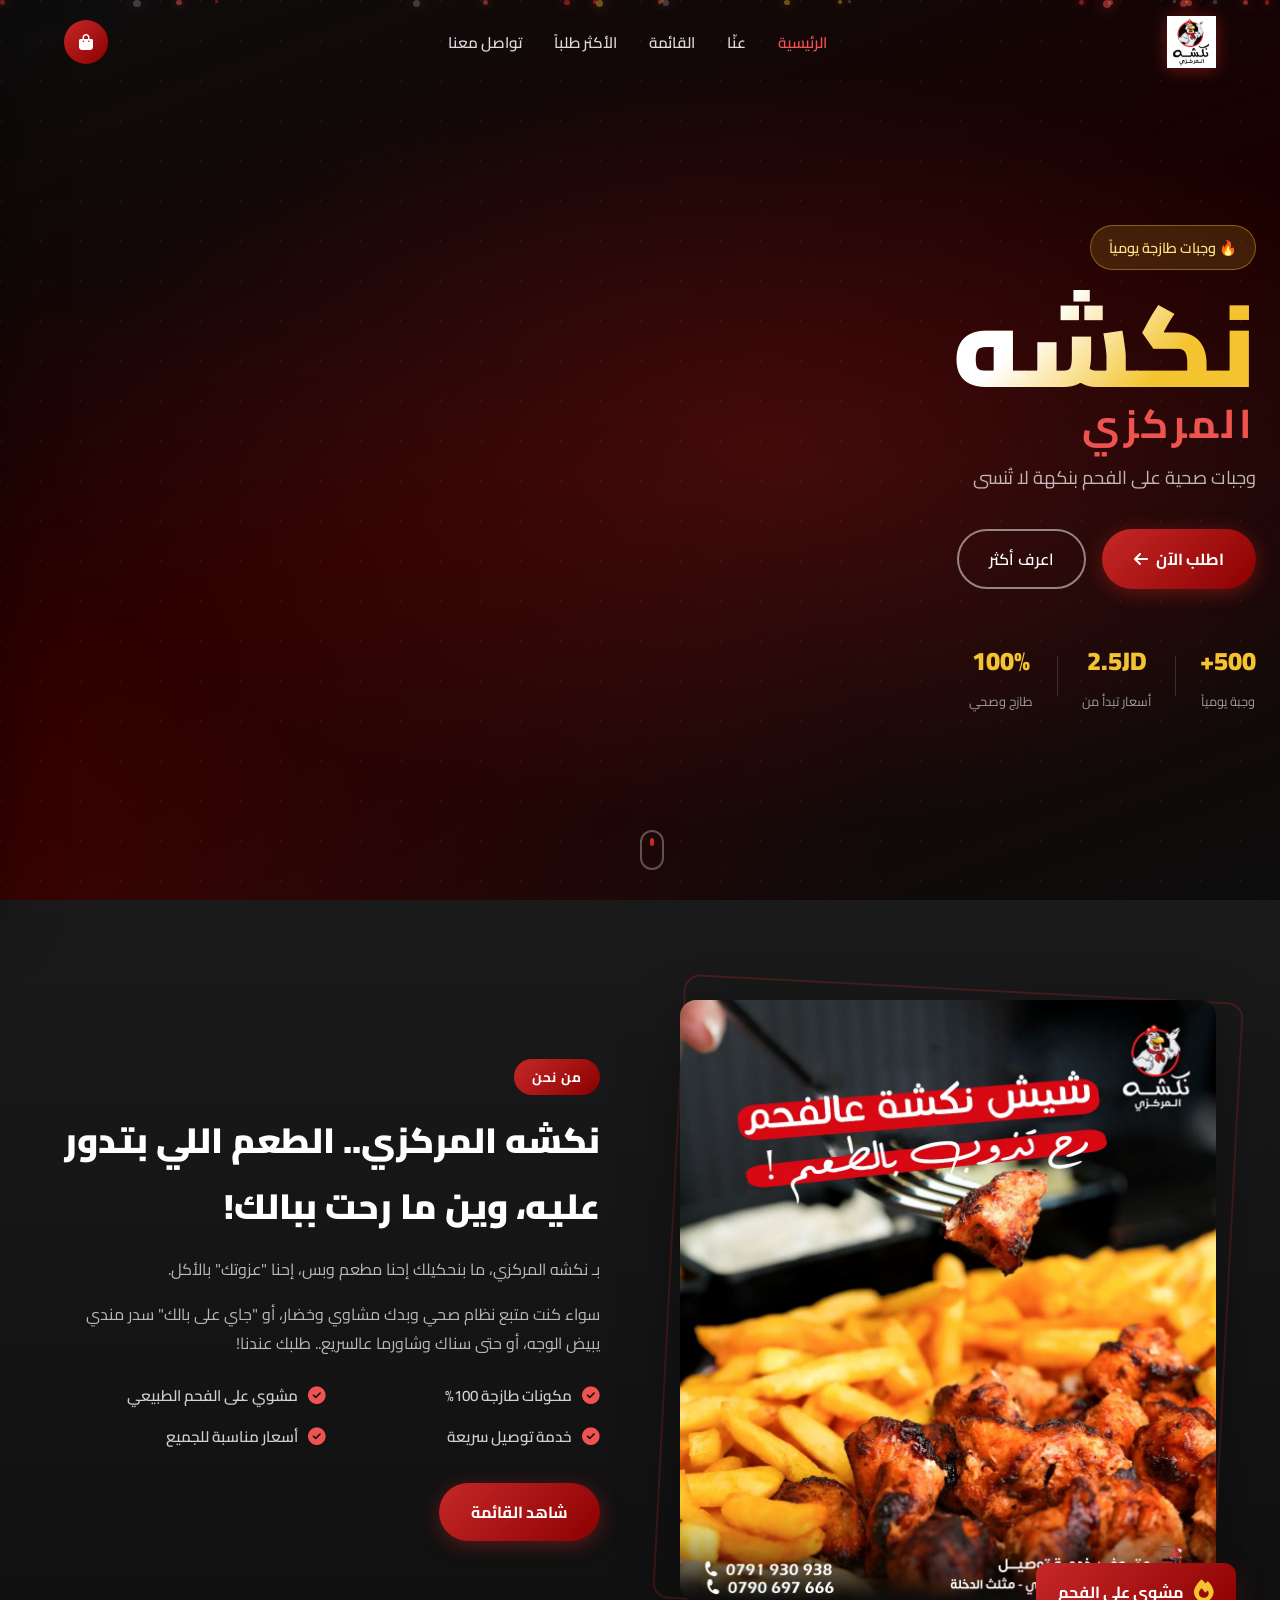
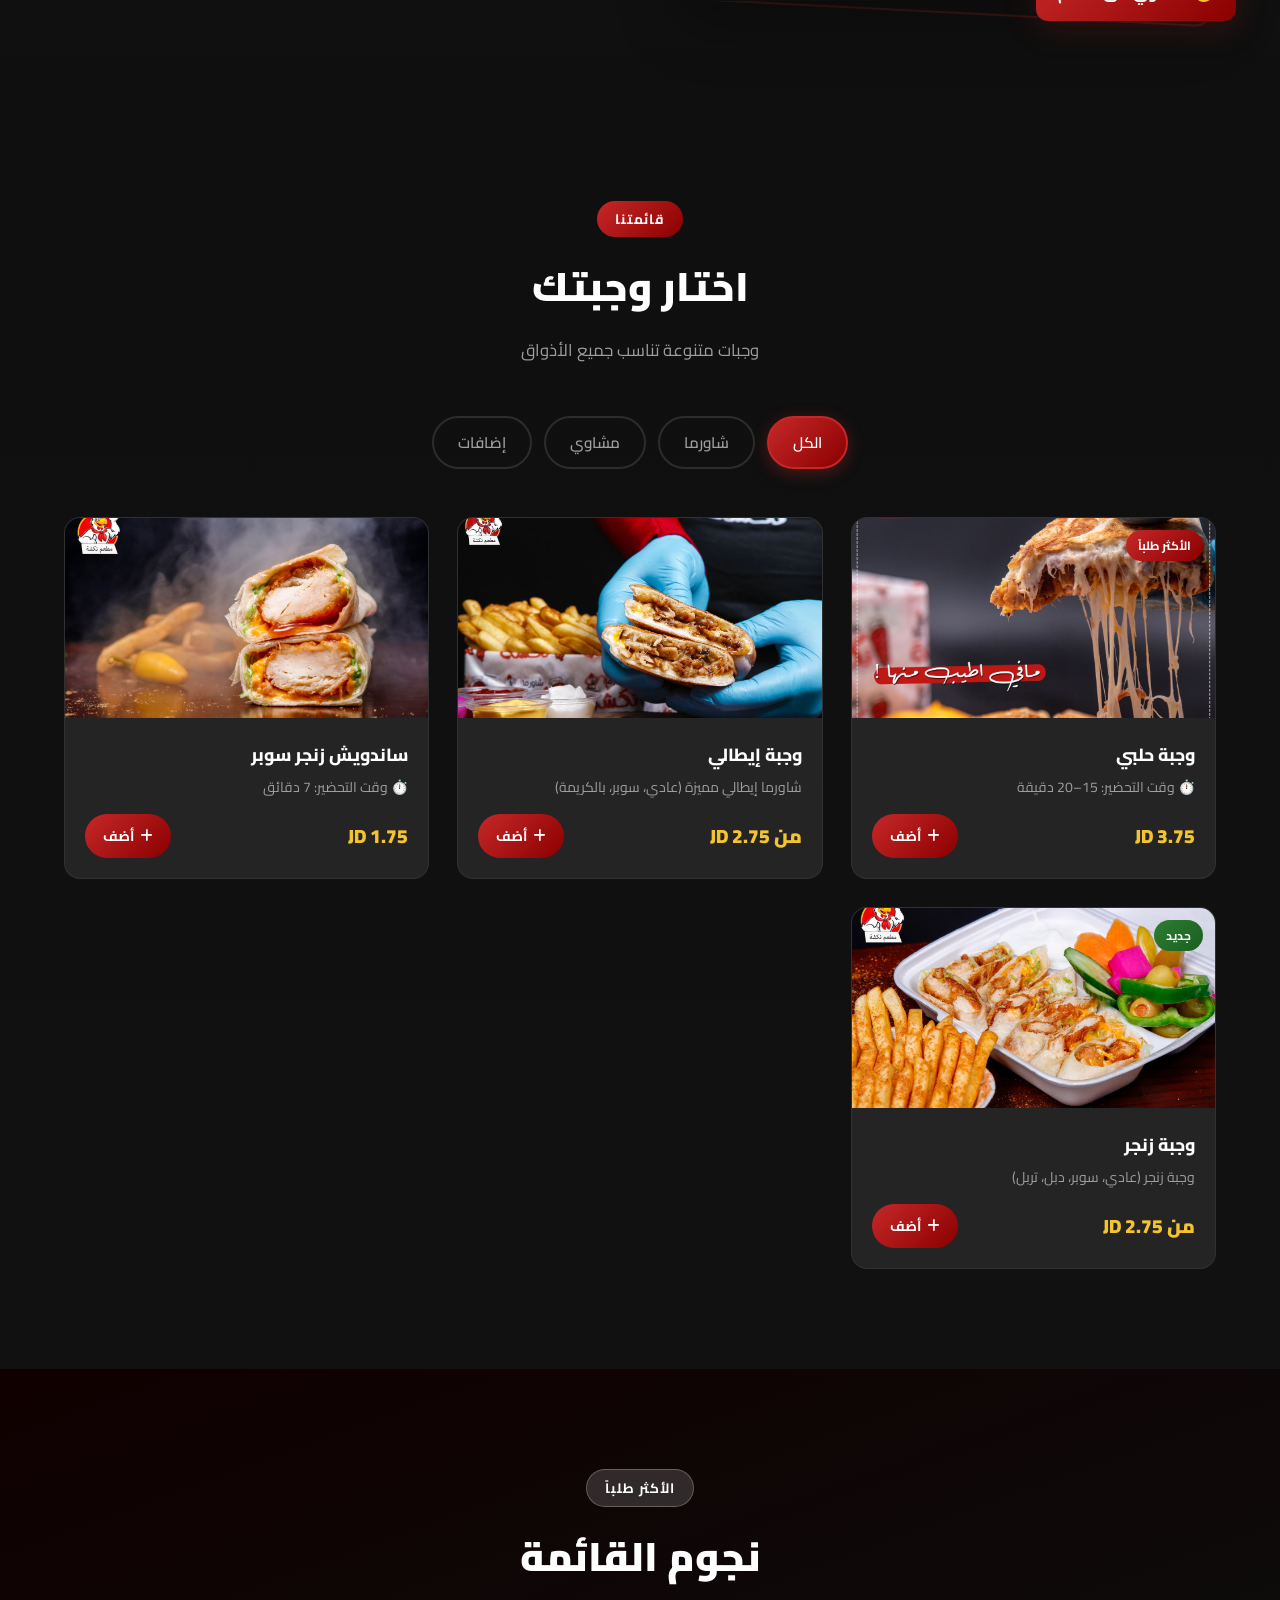
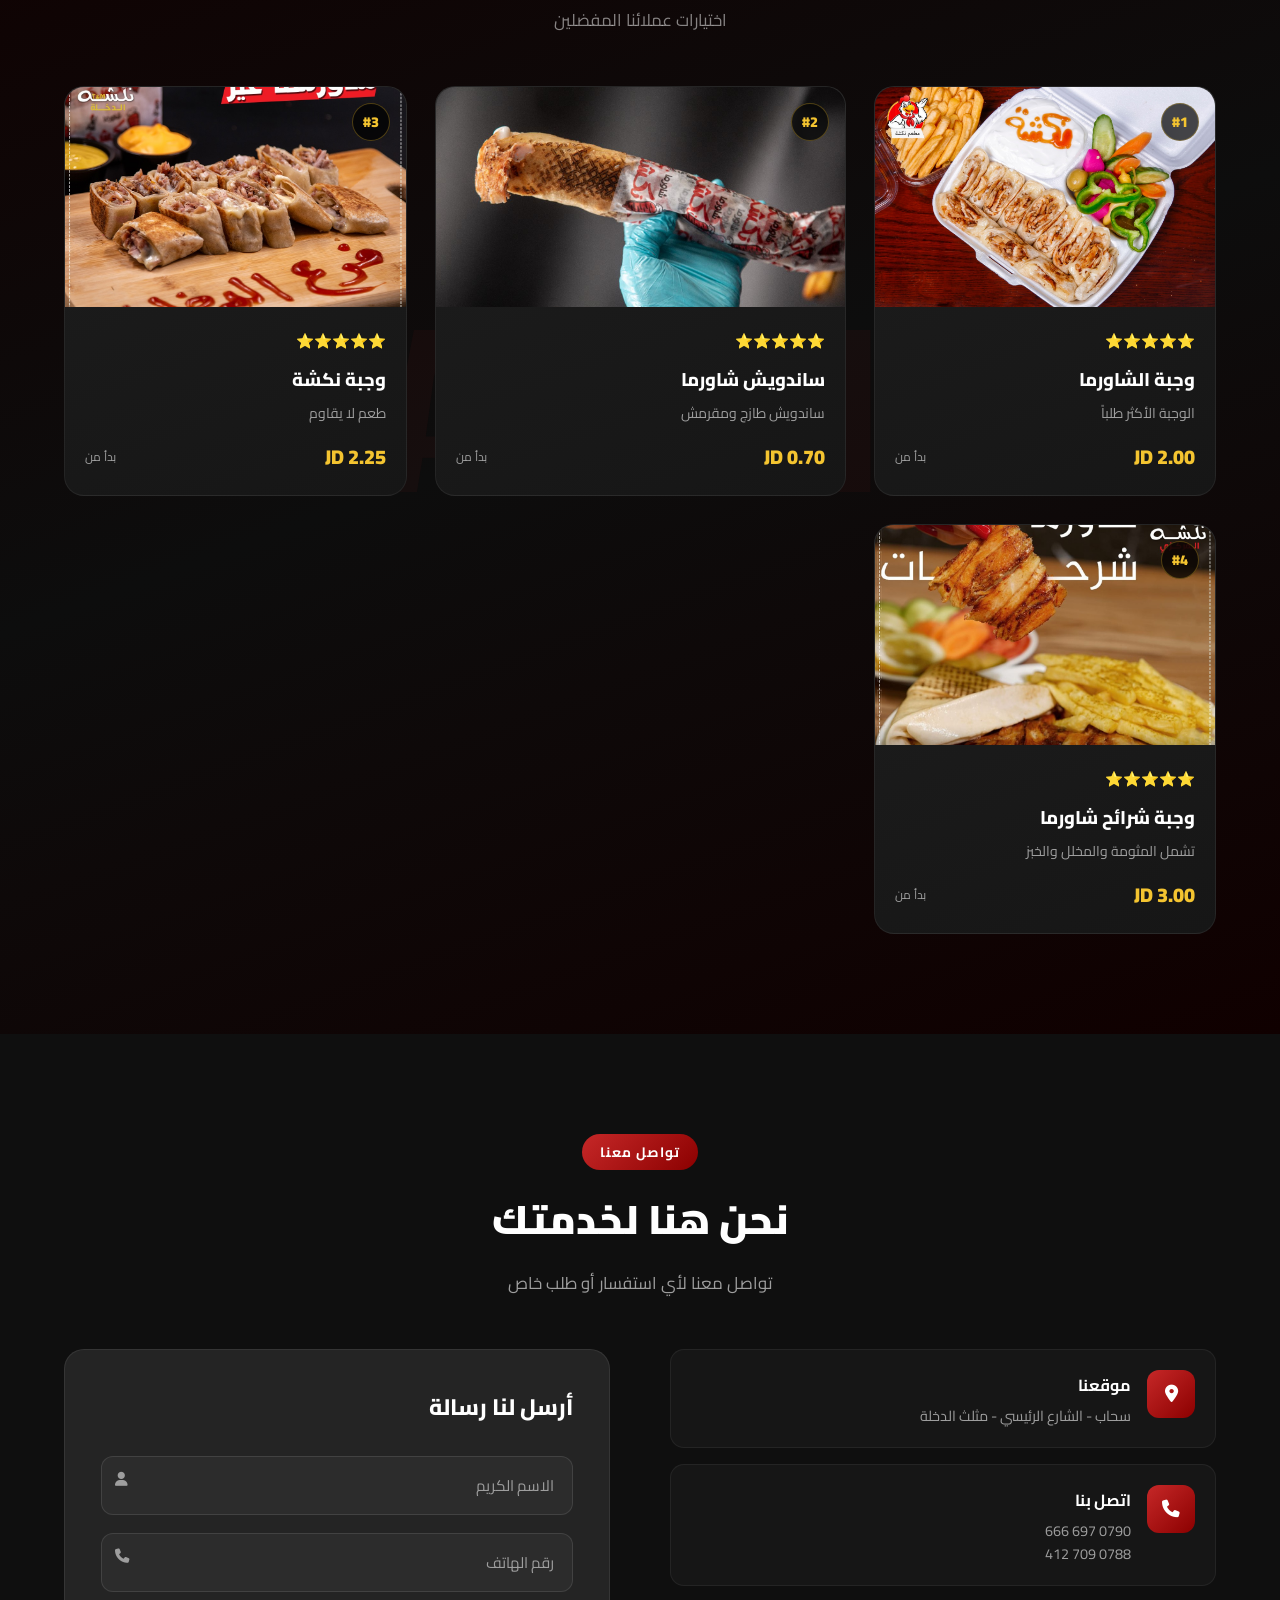
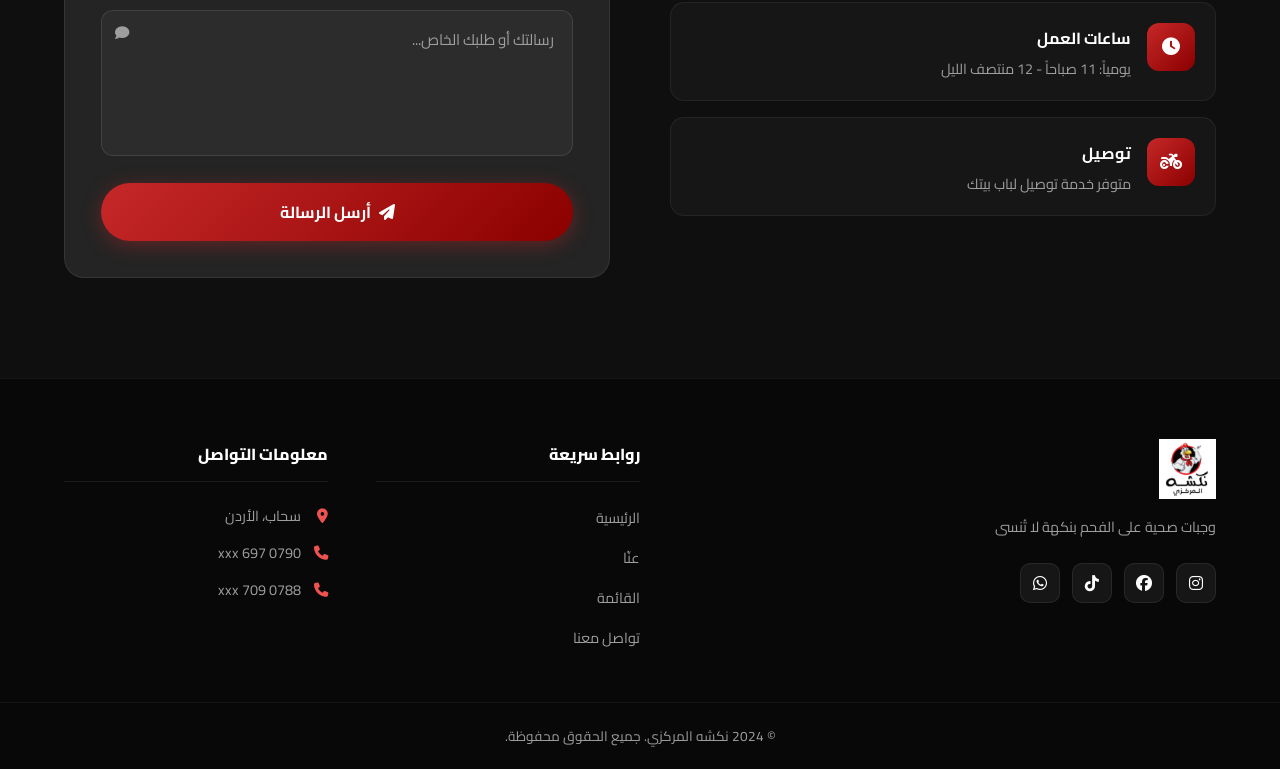
<file: index.html>
<!DOCTYPE html>
<html lang="ar" dir="rtl">
<head>
  <meta charset="UTF-8" />
  <meta name="viewport" content="width=device-width, initial-scale=1.0" />
  <title>نكشه المركزي - وجبات صحية على الفحم</title>
  <link rel="stylesheet" href="style.css" />
  <link href="https://fonts.googleapis.com/css2?family=Cairo:wght@300;400;600;700;900&family=Oswald:wght@400;700&display=swap" rel="stylesheet" />
  <link rel="stylesheet" href="https://cdnjs.cloudflare.com/ajax/libs/font-awesome/6.4.0/css/all.min.css" />
</head>
<body>

  <!-- NAVBAR -->
  <nav class="navbar" id="navbar">
    <div class="nav-container">
      <div class="nav-logo">
        <img src="img/naksha logo.png" alt="نكشه" class="logo-img" />
      </div>
      <ul class="nav-links" id="navLinks">
        <li><a href="#hero">الرئيسية</a></li>
        <li><a href="#about">عنّا</a></li>
        <li><a href="#menu">القائمة</a></li>
        <li><a href="#popular">الأكثر طلباً</a></li>
        <li><a href="#contact">تواصل معنا</a></li>
      </ul>
      <div class="nav-actions">
        <button class="cart-btn" id="cartBtn">
          <i class="fas fa-shopping-bag"></i>
          <span class="cart-count" id="cartCount">0</span>
        </button>
        <button class="hamburger" id="hamburger">
          <span></span><span></span><span></span>
        </button>
      </div>
    </div>
  </nav>

  <!-- CART SIDEBAR -->
  <div class="cart-overlay" id="cartOverlay"></div>
  <div class="cart-sidebar" id="cartSidebar">
    <div class="cart-header">
      <h3>سلة الطلبات</h3>
      <button class="close-cart" id="closeCart"><i class="fas fa-times"></i></button>
    </div>
    <div class="cart-items" id="cartItems">
      <div class="cart-empty"><i class="fas fa-shopping-bag"></i><p>سلتك فارغة</p></div>
    </div>
    <div class="cart-footer" id="cartFooter" style="display:none">
      <div class="cart-total">المجموع: <span id="cartTotal">0.00</span> JD</div>
      <button class="order-btn-cart">اطلب الآن</button>
    </div>
  </div>

  <!-- HERO -->
  <section class="hero" id="hero">
    <div class="hero-bg"></div>
    <div class="hero-particles" id="heroParticles"></div>
    <div class="hero-content">
      <div class="hero-badge">🔥 وجبات طازجة يومياً</div>
      <h1 class="hero-title">
        <span class="hero-title-ar">نكشه</span>
        <span class="hero-title-sub">المركزي</span>
      </h1>
      <p class="hero-slogan">وجبات صحية على الفحم بنكهة لا تُنسى</p>
      <div class="hero-btns">
        <a href="#menu" class="btn-primary pulse-btn">اطلب الآن <i class="fas fa-arrow-left"></i></a>
        <a href="#about" class="btn-outline">اعرف أكثر</a>
      </div>
      <div class="hero-stats">
        <div class="stat"><span class="stat-num">500+</span><span>وجبة يومياً</span></div>
        <div class="stat-divider"></div>
        <div class="stat"><span class="stat-num">2.5JD</span><span>أسعار تبدأ من</span></div>
        <div class="stat-divider"></div>
        <div class="stat"><span class="stat-num">100%</span><span>طازج وصحي</span></div>
      </div>
    </div>
    <div class="hero-image-wrap">
      <div class="hero-plate-glow"></div>
    </div>
    <div class="scroll-indicator"><span></span></div>
  </section>

  <!-- ABOUT -->
  <section class="about" id="about">
    <div class="container">
      <div class="about-img-wrap reveal-left">
        <div class="about-img-deco"></div>
        <img src="img/IMG-20250813-WA0002.jpg" alt="عن نكشه" class="about-img" />
        <div class="about-badge-float">
          <i class="fas fa-fire"></i>
          <span>مشوي على الفحم</span>
        </div>
      </div>
      <div class="about-text reveal-right">
        <span class="section-tag">من نحن</span>
        <h2>نكشه المركزي.. الطعم اللي بتدور عليه، وين ما رحت ببالك!</h2>
        <p>بـ نكشه المركزي، ما بنحكيلك إحنا مطعم وبس، إحنا "عزوتك" بالأكل.</p>
        <p>سواء كنت متبع نظام صحي وبدك مشاوي وخضار، أو "جاي على بالك" سدر مندي يبيض الوجه، أو حتى سناك وشاورما عالسريع.. طلبك عندنا!</p>
        <ul class="about-features">
          <li><i class="fas fa-check-circle"></i> مكونات طازجة 100%</li>
          <li><i class="fas fa-check-circle"></i> مشوي على الفحم الطبيعي</li>
          <li><i class="fas fa-check-circle"></i> خدمة توصيل سريعة</li>
          <li><i class="fas fa-check-circle"></i> أسعار مناسبة للجميع</li>
        </ul>
        <a href="#menu" class="btn-primary">شاهد القائمة</a>
      </div>
    </div>
  </section>

  <!-- MENU -->
  <section class="menu-section" id="menu">
    <div class="container">
      <div class="section-header reveal-up">
        <span class="section-tag">قائمتنا</span>
        <h2>اختار وجبتك</h2>
        <p>وجبات متنوعة تناسب جميع الأذواق</p>
      </div>
      <div class="menu-filter reveal-up">
        <button class="filter-btn active" data-filter="all">الكل</button>
        <button class="filter-btn" data-filter="healthy">شاورما</button>
        <button class="filter-btn" data-filter="grilled">مشاوي</button>
        <button class="filter-btn" data-filter="sides">إضافات</button>
      </div>
      <div class="menu-grid" id="menuGrid">



        
        
        <div class="menu-card reveal-up"  data-category="الشاورما" data-name="وجبة حلبي" data-price="3.75">
          <div class="card-img-wrap">
            <img src="img/IMG-20231010-WA0001.jpg" alt="وجبة حلبي" />
            <div class="card-badge">الأكثر طلباً</div>
          </div>
          <div class="card-body">
            <h3>وجبة حلبي</h3>
            <p>⏱️ وقت التحضير: 15–20 دقيقة</p>
            <div class="card-footer">
              <span class="price">3.75 JD</span>
              <button class="add-cart-btn" onclick="showProductDetails('وجبة حلبي', 'img/IMG-20240723-WA0002.jpg', {'وجبة حلبي': 3.75}, ['وجبة حلبي'], '20')">
                <i class="fas fa-plus"></i> أضف
              </button>
            </div>
          </div>
        </div>

        <div class="menu-card reveal-up" data-category="الشاورما" data-name="وجبة إيطالي" data-price="2.75">
          <div class="card-img-wrap">
            <img src="img/IMG-20230126-WA0022.jpg" alt="وجبة إيطالي" />
          </div>
          <div class="card-body">
            <h3>وجبة إيطالي</h3>
            <p>شاورما إيطالي مميزة (عادي، سوبر، بالكريمة)</p>
            <div class="card-footer">
              <span class="price">من 2.75 JD</span>
              <button class="add-cart-btn" onclick="showProductDetails('وجبة إيطالي', 'img/IMG-20230812-WA0011.jpg', {'شاورما إيطالي عادي': 2.75, 'شاورما إيطالي سوبر': 3.25, 'شاورما إيطالي بالكريمة والفطر والموزريلا وبصل وصوص': 4.50, 'شاورما بالفطر والكريمة': 3.75}, ['شاورما إيطالي عادي', 'شاورما إيطالي سوبر', 'شاورما بالفطر والكريمة', 'شاورما إيطالي بالكريمة والفطر والموزريلا وبصل وصوص'], '20')">
                <i class="fas fa-plus"></i> أضف
              </button>
            </div>
          </div>
        </div>

        <div class="menu-card reveal-up" data-category="السناك" data-name="ساندويش زنجر سوبر" data-price="1.75">
          <div class="card-img-wrap">
            <img src="img/IMG-20210908-WA0014.jpg" alt="ساندويش زنجر سوبر" />
          </div>
          <div class="card-body">
            <h3>ساندويش زنجر سوبر</h3>
            <p>⏱️ وقت التحضير: 7 دقائق</p>
            <div class="card-footer">
              <span class="price">1.75 JD</span>
              <button class="add-cart-btn" onclick="showProductDetails('ساندويش زنجر سوبر', 'img/IMG-20210908-WA0014.jpg', {'ساندويش زنجر سوبر': 1.75}, ['ساندويش زنجر سوبر'], '7')">
                <i class="fas fa-plus"></i> أضف
              </button>
            </div>
          </div>
        </div>

        <div class="menu-card reveal-up" data-category="السناك" data-name="وجبة زنجر" data-price="2.75">
          <div class="card-img-wrap">
            <img src="img/IMG-20210908-WA0042.jpg" alt="وجبة زنجر" />
            <div class="card-badge new">جديد</div>
          </div>
          <div class="card-body">
            <h3>وجبة زنجر</h3>
            <p>وجبة زنجر (عادي، سوبر، دبل، تربل)</p>
            <div class="card-footer">
              <span class="price">من 2.75 JD</span>
              <button class="add-cart-btn" onclick="showProductDetails('وجبة زنجر', 'img/IMG-20210908-WA0042.jpg', {'وجبة زنجر عادي': 2.75, 'وجبة زنجر سوبر': 3.50, 'وجبة زنجر دبل': 4.00, 'وجبة زنجر تربل': 5.50}, ['وجبة زنجر عادي', 'وجبة زنجر سوبر', 'وجبة زنجر دبل', 'وجبة زنجر تربل'], '20')">
                <i class="fas fa-plus"></i> أضف
              </button>
            </div>
          </div>
        </div>

      </div>
    </div>
  </section>

  <!-- POPULAR -->
  <section class="popular-section" id="popular">
    <div class="popular-bg-text">NAKSHA</div>
    <div class="container">
      <div class="section-header reveal-up">
        <span class="section-tag light">الأكثر طلباً</span>
        <h2>نجوم القائمة</h2>
        <p>اختيارات عملائنا المفضلين</p>
      </div>
      <div class="popular-grid">


        <div class="popular-card reveal-right">
            <div class="popular-rank">#1</div>
            <div class="popular-img">
                <img src="img/IMG-20210908-WA0046.jpg" alt="وجبة الشاورما" />
                <div class="popular-overlay">
                    <button class="add-cart-btn" onclick="addToCart('وجبة الشاورما', 2.00)">
                        <i class="fas fa-plus"></i> أضف للسلة
                    </button>
                </div>
            </div>
            <div class="popular-info">
                <div class="popular-stars">⭐⭐⭐⭐⭐</div>
                <h3>وجبة الشاورما</h3>
                <p>الوجبة الأكثر طلباً</p>
                <div class="popular-price-row">
                    <span class="popular-price">2.00 JD</span>
                    <span class="popular-orders">بدأ من</span>
                </div>
            </div>
        </div>

        <div class="popular-card reveal-right">
            <div class="popular-rank">#2</div>
            <div class="popular-img">
                <img src="img/IMG-20230731-WA0007.jpg" alt="ساندويش شاورما" />
                <div class="popular-overlay">
                    <button class="add-cart-btn" onclick="addToCart('ساندويش شاورما', 0.70)">
                        <i class="fas fa-plus"></i> أضف للسلة
                    </button>
                </div>
            </div>
            <div class="popular-info">
                <div class="popular-stars">⭐⭐⭐⭐⭐</div>
                <h3>ساندويش شاورما</h3>
                <p>ساندويش طازج ومقرمش</p>
                <div class="popular-price-row">
                    <span class="popular-price">0.70 JD</span>
                    <span class="popular-orders">بدأ من</span>
                </div>
            </div>
        </div>

        <div class="popular-card reveal-right">
            <div class="popular-rank">#3</div>
            <div class="popular-img">
                <img src="img/IMG-20240805-WA0000.jpg" alt="وجبة نكشة" />
                <div class="popular-overlay">
                    <button class="add-cart-btn" onclick="addToCart('وجبة نكشة', 2.25)">
                        <i class="fas fa-plus"></i> أضف للسلة
                    </button>
                </div>
            </div>
            <div class="popular-info">
                <div class="popular-stars">⭐⭐⭐⭐⭐</div>
                <h3>وجبة نكشة</h3>
                <p>طعم لا يقاوم</p>
                <div class="popular-price-row">
                    <span class="popular-price">2.25 JD</span>
                    <span class="popular-orders">بدأ من</span>
                </div>
            </div>
        </div>

        <div class="popular-card reveal-right">
            <div class="popular-rank">#4</div>
            <div class="popular-img">
                <img src="img/IMG-20241007-WA0000.jpg" alt="وجبة شرائح شاورما" />
                <div class="popular-overlay">
                    <button class="add-cart-btn" onclick="addToCart('وجبة شرائح شاورما', 3.00)">
                        <i class="fas fa-plus"></i> أضف للسلة
                    </button>
                </div>
            </div>
            <div class="popular-info">
                <div class="popular-stars">⭐⭐⭐⭐⭐</div>
                <h3>وجبة شرائح شاورما</h3>
                <p>تشمل المثومة والمخلل والخبز</p>
                <div class="popular-price-row">
                    <span class="popular-price">3.00 JD</span>
                    <span class="popular-orders">بدأ من</span>
                </div>
            </div>
        </div>
      </div>
    </div>
  </section>

  <!-- CONTACT -->
  <section class="contact-section" id="contact">
    <div class="container">
      <div class="section-header reveal-up">
        <span class="section-tag">تواصل معنا</span>
        <h2>نحن هنا لخدمتك</h2>
        <p>تواصل معنا لأي استفسار أو طلب خاص</p>
      </div>
      <div class="contact-grid">
        <div class="contact-info reveal-left">
          <div class="contact-card">
            <div class="contact-icon"><i class="fas fa-map-marker-alt"></i></div>
            <div>
              <h4>موقعنا</h4>
              <p>سحاب - الشارع الرئيسي - مثلث الدخلة</p>
            </div>
          </div>
          <div class="contact-card">
            <div class="contact-icon"><i class="fas fa-phone"></i></div>
            <div>
              <h4>اتصل بنا</h4>
              <p>0790 697 666</p>
              <p>0788 709 412</p>
            </div>
          </div>
          <div class="contact-card">
            <div class="contact-icon"><i class="fas fa-clock"></i></div>
            <div>
              <h4>ساعات العمل</h4>
              <p>يومياً: 11 صباحاً - 12 منتصف الليل</p>
            </div>
          </div>
          <div class="contact-card">
            <div class="contact-icon"><i class="fas fa-motorcycle"></i></div>
            <div>
              <h4>توصيل</h4>
              <p>متوفر خدمة توصيل لباب بيتك</p>
            </div>
          </div>
        </div>
        <div class="contact-form-wrap reveal-right">
          <form class="contact-form" onsubmit="submitForm(event)">
            <h3>أرسل لنا رسالة</h3>
            <div class="form-group">
              <input type="text" placeholder="الاسم الكريم" required />
              <i class="fas fa-user"></i>
            </div>
            <div class="form-group">
              <input type="tel" placeholder="رقم الهاتف" required />
              <i class="fas fa-phone"></i>
            </div>
            <div class="form-group">
              <textarea placeholder="رسالتك أو طلبك الخاص..." rows="4" required></textarea>
              <i class="fas fa-comment"></i>
            </div>
            <button type="submit" class="btn-primary full-width pulse-btn">
              <i class="fas fa-paper-plane"></i> أرسل الرسالة
            </button>
          </form>
        </div>
      </div>
    </div>
  </section>

  <!-- FOOTER -->
  <footer class="footer">
    <div class="footer-top">
      <div class="footer-brand">
        <img src="img/naksha logo.png" alt="نكشه" class="footer-logo" />
        <p>وجبات صحية على الفحم بنكهة لا تُنسى</p>
        <div class="social-links">
          <a href="#" class="social-icon"><i class="fab fa-instagram"></i></a>
          <a href="#" class="social-icon"><i class="fab fa-facebook"></i></a>
          <a href="#" class="social-icon"><i class="fab fa-tiktok"></i></a>
          <a href="#" class="social-icon"><i class="fab fa-whatsapp"></i></a>
        </div>
      </div>
      <div class="footer-links">
        <h4>روابط سريعة</h4>
        <ul>
          <li><a href="#hero">الرئيسية</a></li>
          <li><a href="#about">عنّا</a></li>
          <li><a href="#menu">القائمة</a></li>
          <li><a href="#contact">تواصل معنا</a></li>
        </ul>
      </div>
      <div class="footer-contact">
        <h4>معلومات التواصل</h4>
        <p><i class="fas fa-map-marker-alt"></i> سحاب، الأردن</p>
        <p><i class="fas fa-phone"></i> 0790 697 xxx</p>
        <p><i class="fas fa-phone"></i> 0788 709 xxx</p>
      </div>
    </div>
    <div class="footer-bottom">
      <p>© 2024 نكشه المركزي. جميع الحقوق محفوظة.</p>
    </div>
  </footer>

  <!-- Toast -->
  <div class="toast" id="toast"></div>

  <script src="script.js"></script>
</body>
</html>
</file>
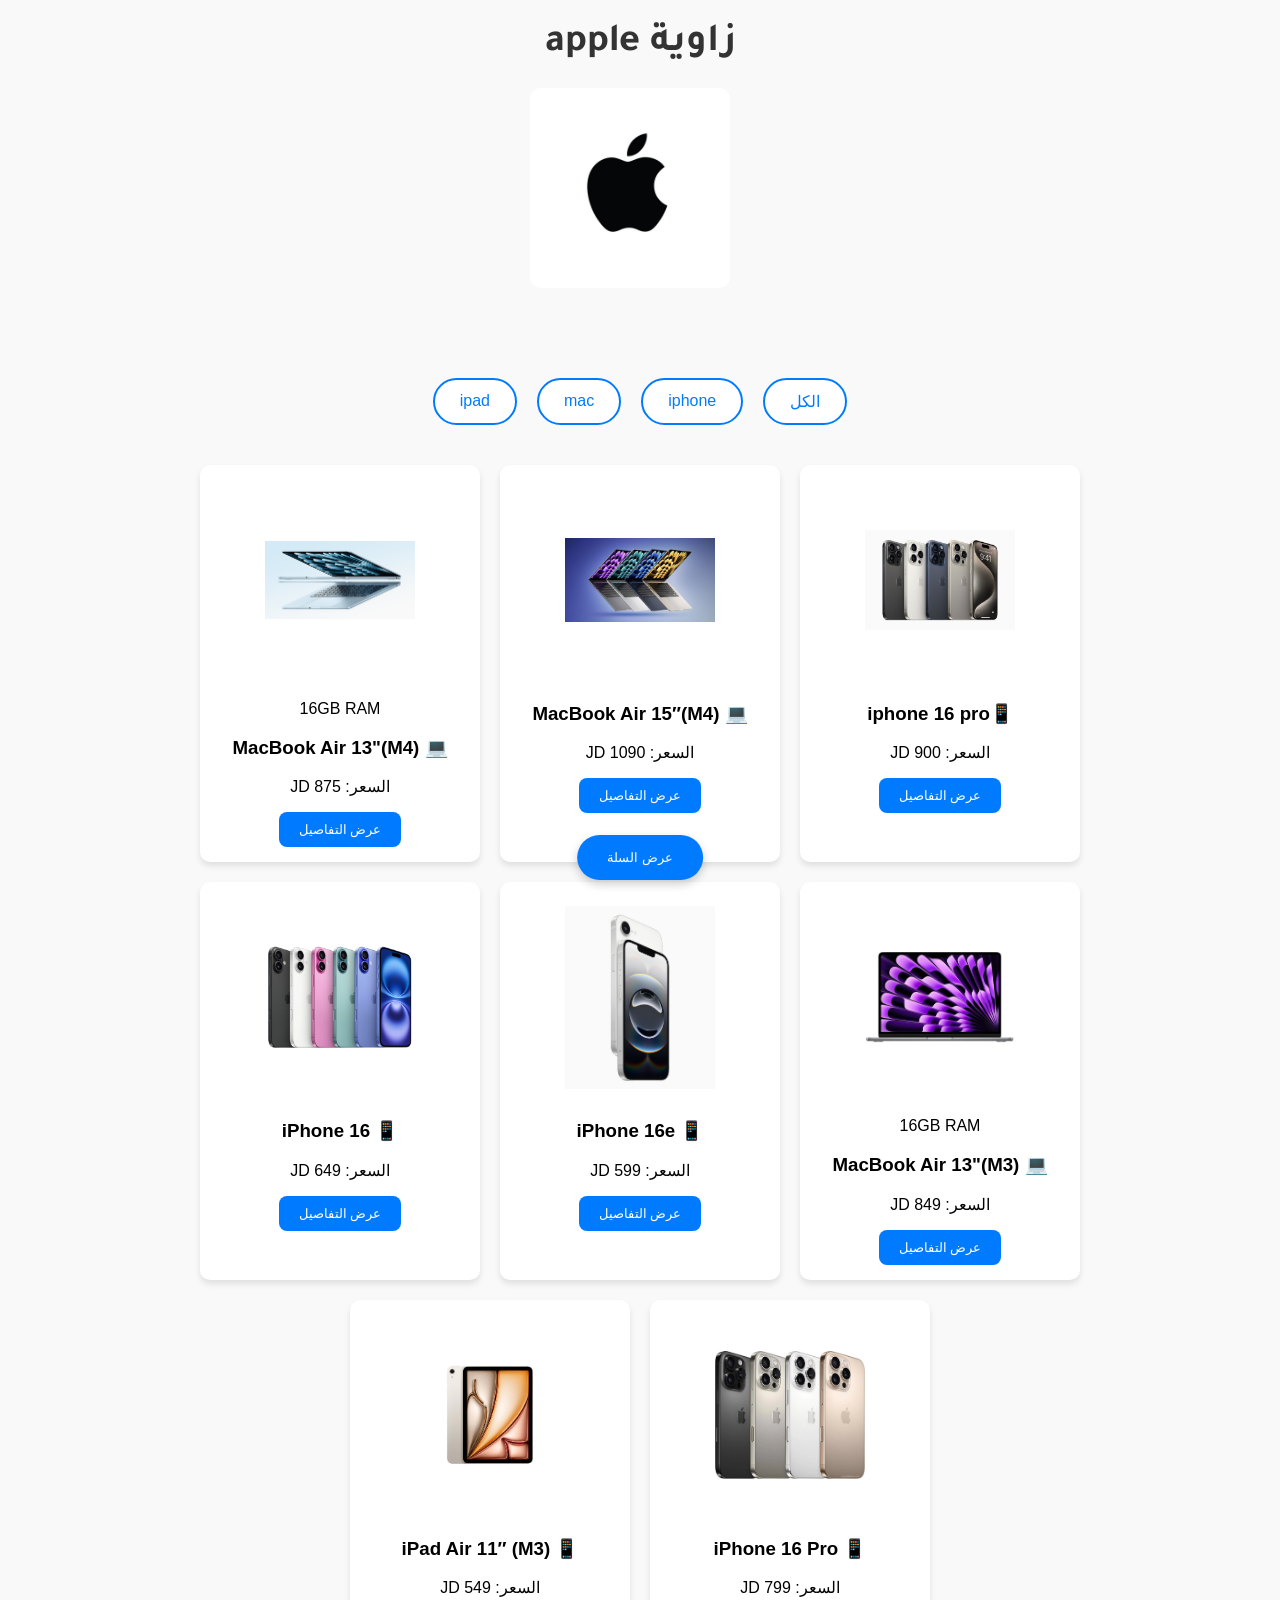
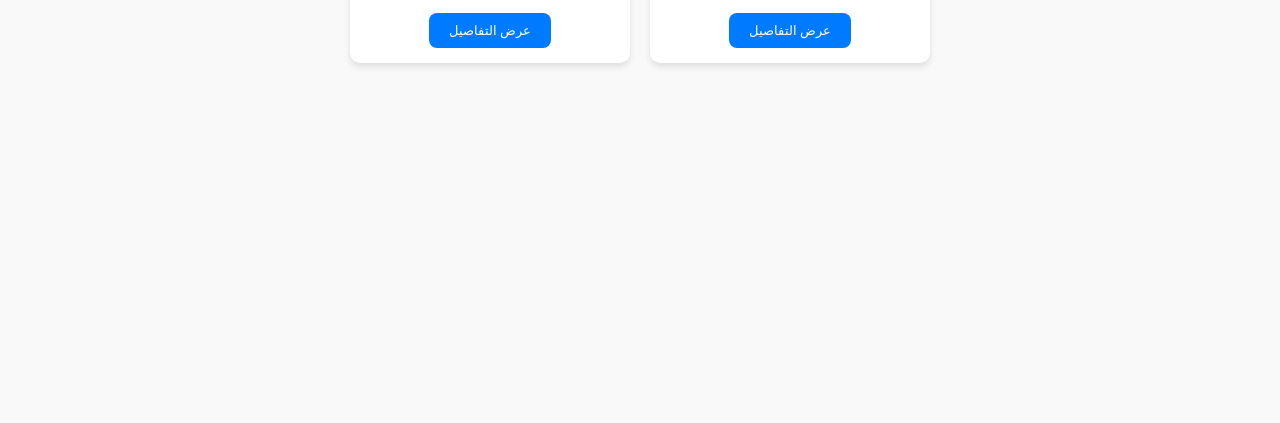
<file: for phones.html>
<!DOCTYPE html>
<html lang="ar" dir="rtl">
<head>
    <meta charset="UTF-8">
    <meta name="viewport" content="width=device-width, initial-scale=1.0">
    <title>زاوية السناكس</title>
        <link rel="icon" type="image/png" href="img/apple.jpg">
    <style>
        body {
            font-family: Arial, sans-serif;
            background-color: #f9f9f9;
            margin: 0;
            padding: 0;
            direction: rtl;
        }

        .container {
            width: 85%;
            margin: 0 auto;
            text-align: center;
        }

        .categories {
            display: flex;
            justify-content: center;
            gap: 20px;
            margin-bottom: 40px;
        }

        .category {
            background-color: #fff;
            padding: 12px 25px;
            border: 2px solid #007bff;
            border-radius: 50px;
            font-size: 16px;
            color: #007bff;
            cursor: pointer;
            transition: background-color 0.3s ease, color 0.3s ease;
        }


        .category:hover {
            background-color: #007bff;
            color: #fff;
        }



        .book-list {
            display: flex;
            flex-wrap: wrap;
            justify-content: center;
            gap: 20px;
        }

        .book {
            width: 250px;
            background-color: #fff;
            border-radius: 10px;
            box-shadow: 0 4px 6px rgba(0,0,0,0.1);
            padding: 15px;
            text-align: center;
        }

        .book img {
            max-width: 200px;
            height: 200px;
            object-fit: contain;
        }

        .modal {
            display: none;
            position: fixed;
            top: 50%;
            left: 50%;
            transform: translate(-50%, -50%);
            width: 90%;
            max-width: 500px;
            background-color: #fff;
            border-radius: 15px;
            box-shadow: 0 4px 20px rgba(0,0,0,0.2);
            padding: 30px;
            z-index: 1000;
            text-align: center;
        }

        .storage-options {
            display: flex;
            justify-content: center;
            gap: 15px;
            margin: 20px 0;
        }

        .storage-option {
            border: 2px solid #007bff;
            border-radius: 10px;
            padding: 10px;
            cursor: pointer;
            transition: all 0.3s ease;
        }

        .storage-option.selected {
            background-color: #007bff;
            color: white;
        }

        .product-counter {
            display: flex;
            justify-content: center;
            align-items: center;
            gap: 20px;
            margin: 20px 0;
        }

        .btn {
            width: 40px;
            height: 40px;
            border: none;
            border-radius: 50%;
            background-color: #007bff;
            color: white;
            font-size: 20px;
            cursor: pointer;
            transition: background-color 0.3s ease;
        }

        .btn:hover {
            background-color: #0056b3;
        }

        .cart-item {
            display: flex;
            justify-content: space-between;
            align-items: center;
            padding: 10px;
            margin-bottom: 10px;
            background-color: #f8f9fa;
            border-radius: 8px;
        }

        .delete-item {
            color: red;
            cursor: pointer;
            margin-right: 10px;
        }

        .button1 {
            position: fixed;
            bottom: 20px;
            left: 50%;
            transform: translateX(-50%);
            background-color: #007bff;
            color: white;
            border: none;
            padding: 15px 30px;
            border-radius: 50px;
            cursor: pointer;
            box-shadow: 0 4px 10px rgba(0,0,0,0.2);
        }

        .button {
            background-color: #007bff;
            color: white;
            border: none;
            padding: 10px 20px;
            border-radius: 8px;
            cursor: pointer;
            transition: background-color 0.3s ease;
        }

        .button:hover {
            background-color: #0056b3;
        }

        @media (max-width: 600px) {
            .book {
                width: 100%;
            }
        }

        /* New styles for custom alerts and confirmation modal */
        .custom-alert {
            position: fixed;
            top: 20px;
            left: 50%;
            transform: translateX(-50%);
            background-color: #fff;
            border-radius: 10px;
            box-shadow: 0 4px 20px rgba(0,0,0,0.1);
            padding: 15px;
            display: flex;
            align-items: center;
            max-width: 400px;
            z-index: 1100;
            transition: opacity 0.5s ease;
        }

        .custom-alert.fade-out {
            opacity: 0;
        }

        .custom-alert-content {
            display: flex;
            align-items: center;
            gap: 15px;
        }

        .custom-alert-icon {
            width: 40px;
            height: 40px;
            border-radius: 50%;
            display: flex;
            align-items: center;
            justify-content: center;
            font-size: 20px;
        }

        .alert-success .custom-alert-icon {
            background-color: #28a745;
            color: white;
        }

        .alert-warning .custom-alert-icon {
            background-color: #ffc107;
            color: black;
        }

        .alert-error .custom-alert-icon {
            background-color: #dc3545;
            color: white;
        }

        .custom-alert-close {
            margin-right: 15px;
            cursor: pointer;
            font-size: 20px;
            color: #888;
        }

        .confirmation-backdrop {
            position: fixed;
            top: 0;
            left: 0;
            width: 100%;
            height: 100%;
            background-color: rgba(0,0,0,0.5);
            display: flex;
            align-items: center;
            justify-content: center;
            z-index: 1200;
        }

        .confirmation-modal {
            background-color: white;
            border-radius: 15px;
            width: 90%;
            max-width: 500px;
            padding: 20px;
            box-shadow: 0 4px 20px rgba(0,0,0,0.2);
        }

        .confirmation-header {
            text-align: center;
            border-bottom: 1px solid #eee;
            padding-bottom: 15px;
        }

        .confirmation-body {
            padding: 20px 0;
            text-align: center;
        }

        .confirmation-footer {
            display: flex;
            justify-content: center;
            gap: 15px;
        }

        .confirmation-footer button {
            padding: 10px 20px;
            border: none;
            border-radius: 8px;
            cursor: pointer;
            transition: background-color 0.3s ease;
        }

        .btn-cancel {
            background-color: #6c757d;
            color: white;
        }

        .btn-confirm {
            background-color: #007bff;
            color: white;
        }

        .btn-cancel:hover {
            background-color: #5a6268;
        }

        .btn-confirm:hover {
            background-color: #0056b3;
        }
    </style>


    <style>
.star {
  font-size: 24px;
  color: #ddd;
}
.star.filled {
  color: gold;
}
#rating-buttons button {
  font-size: 18px;
  margin: 2px;
  cursor: pointer;
}

        .product-img {
  width: 150px;        /* العرض الموحد */
  height: 150px;       /* الطول الموحد */
  object-fit: cover;   /* يجعل الصورة تغطي الإطار بدون تشويه */
  border-radius: 8px;  /* شكل دائري خفيف للحواف (اختياري) */
}



.filter-container {
    max-width: 1200px;
    margin: 0 auto;
    padding: 20px;
}

.tag-category {
    display: flex;
    gap: 10px;
    flex-wrap: wrap;
    margin-bottom: 30px;
}

.tag-category .tag {
    padding: 8px 16px;
    border: none;
    border-radius: 20px;
    cursor: pointer;
    color: white;
    font-weight: bold;
    transition: all 0.3s ease;
}

.tag-category .tag:nth-child(1) {
    background-color: #e74c3c; /* حار - أحمر */
}
.tag-category .tag:nth-child(2) {
    background-color: #27ae60; /* نباتي - أخضر */
}
.tag-category .tag:nth-child(3) {
    background-color: #3498db; /* جديد - أزرق */
}
.tag-category .tag:nth-child(4) {
    background-color: #f1c40f; /* الأفضل - أصفر */
    color: black;
}
.tag-category .tag:nth-child(5) {
    background-color: #9b59b6; /* إضافة لون إضافي */
}

.tag-category .tag:hover {
    transform: scale(1.05);
    box-shadow: 0 4px 8px rgba(0,0,0,0.1);
}

.tag-category .tag.active {
    transform: scale(1.1);
    box-shadow: 0 4px 12px rgba(0,0,0,0.2);
}

.products-grid {
    display: grid;
    grid-template-columns: repeat(auto-fill, minmax(250px, 1fr));
    gap: 20px;
}

.product-card {
    border: 1px solid #eee;
    border-radius: 10px;
    padding: 15px;
    transition: all 0.3s ease;
}

.product-card:hover {
    transform: translateY(-5px);
    box-shadow: 0 10px 20px rgba(0,0,0,0.1);
}

.product-tag {
    display: inline-block;
    padding: 3px 10px;
    border-radius: 12px;
    font-size: 12px;
    margin-right: 5px;
    color: white;
}

.product-tag.hot {
    background-color: #e74c3c;
}
.product-tag.veg {
    background-color: #27ae60;
}
.product-tag.vag {
    background-color: #99ff99;
}
.product-tag.best {
    background-color: #f1c40f;
    color: black;
}
.tag-category {
    display: flex;
    justify-content: center; /* توسيط أفقي */
    gap: 10px; /* مسافة بين الأزرار */
    margin: 20px 0; /* مسافة فوق وتحت */
    flex-wrap: wrap; /* للسماح بالانتقال لسطر جديد عند الحاجة */
}
.store-name {
    font-family: 'Tajawal', sans-serif;
    font-size: 2.5rem;
    font-weight: bold;
    text-align: center;
    color: #333;
    margin: 20px 0;
}



</style>
    <link href="https://fonts.googleapis.com/css2?family=Tajawal:wght@400;500;700&display=swap" rel="stylesheet">
</head>
<body>
    <div class="container">
        <h1 class="store-name">زاوية apple</h1>
<div style="display: flex; justify-content: center; align-items: center; width: 100%;">

  <!-- الصورة -->
  <img src="img/apple.jpg" alt="بطاطه" width="200" style="border-radius: 10px; margin-right: 20px;">

  <!-- النص (بداخل <pre>) -->




<script>
  function addRating(rating) {
    // تغيير النجوم بناءً على التقييم
    document.getElementById("average-rating-stars").textContent = '★'.repeat(rating);
    document.getElementById("average-rating-text").textContent = `التقييم: ${rating} من 5`;

    // إظهار رسالة الشكر بعد التقييم
    var message = document.getElementById("thank-you-message");
    message.style.display = 'block';

    // إخفاء رسالة الشكر بعد 3 ثوانٍ
    setTimeout(() => {
      message.style.display = 'none';
    }, 3000);
  }
</script>

<style>
  /* تأثير تفاعل الأزرار */
  button:hover {
    background-color: #49a3d3;
    transform: scale(1.1);
  }

  /* تأثير التفاعل مع التقييم العام */
  #average-rating-stars {
    font-size: 30px;
    color: #f39c12;
  }

  /* التأثير عند إظهار رسالة الشكر */
  #thank-you-message {
    opacity: 1;
  }
</style>


</div>

<br><br><br><br><br>

<div class="categories">
    <div class="category" onclick="filterProducts('الكل')">الكل</div>
    <div class="category" onclick="filterProducts('iphone')">iphone</div>
    <div class="category" onclick="filterProducts('mac')">mac</div>
    <div class="category" onclick="filterProducts('ipad')">ipad</div>

</div>


        <div class="book-list" id="product-list">
            <!-- iPhone Products -->
            <div class="book iphone" data-name="📱iphone 16 pro" data-category="iphone"  >
                <img src="img/iPhone-15-Pro.jpg" class="product-img"  alt="📱iphone 16 pro">

                <h3>📱iphone 16 pro</h3>
                <p>السعر: 900 JD</p>
   <button class="button" onclick="showProductDetails('📱iphone 16 pro', 'img/iPhone-15-Pro.jpg', {'256gb': 1100, '128gb': 900}, ['256gb', '128gb'])">                    عرض التفاصيل
                </button>



            </div>

                 <div class="book mac" data-name="mac" data-category="mac">
    <div class="snk" data-name="mac">
        <img src="img/macbook air 15.jpg" class="product-img" alt="mac">

        <h3>💻 MacBook Air 15″(M4)</h3>
        <p>السعر: 1090 JD</p>
   <button class="button" onclick="showProductDetails('💻 MacBook Air 15″(M4)', 'img/macbook air 15.jpg', {'256gb': 1090, '512gb': 1399}, ['256gb', '512gb'])">                    عرض التفاصيل

        </button>
    </div>
                 </div>


            <div class="book mac" data-name="mac" data-category="mac">
    <div class="snk" data-name="mac">
        <img src="img/macbook air 13.jpeg" class="product-img" alt="mac">
        <p>16GB RAM </p>
        <h3>💻 MacBook Air 13"(M4)</h3>
        <p>السعر: 875 JD</p>
   <button class="button" onclick="showProductDetails('💻 MacBook Air 13 (Apple M4)', 'img/macbook air 13.jpeg', {'256gb': 875, '512gb': 1049}, ['256gb', '512gb'])">                    عرض التفاصيل

        </button>
    </div>
                 </div>





                        <div class="book mac" data-name="mac" data-category="mac">
    <div class="snk" data-name="mac">
        <img src="img/macbook air m3.jpg" class="product-img" alt="mec">
        <p>16GB RAM </p>
        <h3>💻 MacBook Air 13"(M3)</h3>
        <p>السعر: 849 JD</p>
   <button class="button" onclick="showProductDetails('💻 MacBook Air 13″(M3)', 'img/macbook air m3.jpg', {'256gb': 799, '512gb': 849}, ['256gb', '512gb'])">                    عرض التفاصيل

        </button>
    </div>
                 </div>

                        <div class="book iphone" data-name="iphone" data-category="iphone">
    <div class="snk" data-name="iphone">
        <img src="img/iphone 16 e.jpg" class="product-img" alt="iphone">

        <h3>📱 iPhone 16e</h3>
        <p>السعر: 599 JD</p>
   <button class="button" onclick="showProductDetails('📱 iPhone 16e', 'img/iphone 16 e.jpg', {'256gb': 699, '128gb': 599}, ['256gb', '128gb'])">                    عرض التفاصيل

        </button>
    </div>
                 </div>

                        <div class="book iphone" data-name="iphone" data-category="iphone">
    <div class="snk" data-name="iphone">
        <img src="img/iphone-16.png" class="product-img" alt="iphone">

        <h3>📱 iPhone 16</h3>
        <p>السعر: 649 JD</p>
   <button class="button" onclick="showProductDetails('📱 iPhone 16', 'img/iphone-16.png', {'256gb': 740, '128gb': 649}, ['256gb', '128gb'])">                    عرض التفاصيل

        </button>
    </div>
                 </div>
                        <div class="book iphone" data-name="iphone" data-category="iphone">
    <div class="snk" data-name="iphone">
        <img src="img/iphone 16 pro.webp" class="product-img" alt="iphone">

        <h3>📱 iPhone 16 Pro</h3>
        <p>السعر: 799 JD</p>
   <button class="button" onclick="showProductDetails('📱 iPhone 16 Pro', 'img/iphone 16 pro.webp', {'256gb': 930, '128gb': 799}, ['256gb', '128gb'])">                    عرض التفاصيل

        </button>
    </div>
                 </div>











                        <div class="book ipad" data-name="iphone" data-category="ipad">
    <div class="snk" data-name="ipad">
        <img src="img/ipad m3.webp" class="product-img" alt="ipad">

        <h3>📱 iPad Air 11″ (M3)</h3>
        <p>السعر: 549 JD</p>
   <button class="button" onclick="showProductDetails('📱 iPad Air 11″ (M3)', 'img/ipad m3.webp', {'256gb': 649, '128gb': 549}, ['256gb', '128gb'])">                    عرض التفاصيل

        </button>
    </div>
                 </div>


        </div>
<br><br><br><br><br><br><br><br><br><br><br><br><br><br><br><br><br><br><br><br>
        <!-- Product Details Modal -->
        <div id="productDetailsModal" class="modal">
            <h2 id="productName"></h2>
            <img id="productImage" src="img/macbook_air_m3.webp" alt="Product Image" style="max-width: 250px;">

            <div class="storage-options" id="storageOptions">
                <!-- Storage options will be populated dynamically -->
            </div>

            <div class="product-counter">
                <button class="btn" onclick="changeQuantity(-1)">-</button>
                <span id="quantity">1</span>
                <button class="btn" onclick="changeQuantity(1)">+</button>
            </div>

            <p>السعر: <span id="productPrice"></span> JD</p>
            <button class="button" onclick="addToCart()">إضافة للسلة</button>
            <button class="button" onclick="closeModal('productDetailsModal')">إغلاق</button>
        </div>

        <!-- Cart Modal -->
        <div id="cartModal" class="modal">
            <h2>سلة التسوق</h2>
            <div id="cartItems"></div>
            <p>المجموع الكلي: <span id="cartTotal">0</span> JD</p>
            <button class="button" onclick="checkout()">إتمام الشراء</button>
            <button class="button" onclick="closeModal('cartModal')">إغلاق</button>
        </div>

        <button class="button1" onclick="openCart()">عرض السلة</button>
    </div>



<script>


    // دالة الفلترة لجميع المنتجات
function filterProducts(category) {
    const products = document.querySelectorAll('.book'); // تحديد كل المنتجات

    products.forEach(product => {
        // إذا كانت الفئة هي "الكل"، إعرض جميع المنتجات
        if (category === 'الكل') {
            product.style.display = 'block';
        } else {
            // تحقق من وجود الفئة في classList
            if (product.classList.contains(category)) {
                product.style.display = 'block'; // إذا كانت الفئة موجودة، عرض المنتج
            } else {
                product.style.display = 'none'; // إذا كانت الفئة غير موجودة، إخفاء المنتج
            }
        }
    });
}

// إضافة أحداث عند الضغط على الأزرار
document.querySelectorAll('.tag').forEach(button => {
    button.addEventListener('click', () => {
        const category = button.getAttribute('data-filter');
        filterProducts(category); // استدعاء الدالة مع الفئة المحددة
    });
});

    // هذه الدالة ستعمل على تصفية العناصر بناءً على الفئة
function filterProducts(category) {
    const products = document.querySelectorAll('.book');

    products.forEach(product => {
        // إذا كانت الفئة المطلوبة هي 'الكل'
        if (category === 'الكل') {
            product.style.display = 'block';
        } else {
            // التحقق إذا كانت الفئة موجودة في الـ class للمنتج
            if (product.classList.contains(category)) {
                product.style.display = 'block';
            } else {
                product.style.display = 'none';
            }
        }
    });
}



function filterProducts(category) {
    const products = document.querySelectorAll('.book');

    products.forEach(product => {
        if (category === 'الكل') {
            product.style.display = 'block';
        } else {
            // تحقق من وجود الفئة في المنتج
            if (product.classList.contains(category)) {
                product.style.display = 'block';
            } else {
                product.style.display = 'none';
            }
        }
    });
}

    // ربط الأزرار بالدالة
    const buttons = document.querySelectorAll('.tag');
    buttons.forEach(button => {
        button.addEventListener('click', () => {
            const filter = button.dataset.filter;
            filterProducts(filter);
        });
    });
</script>


    <script>







let selectedType = 'all';
let selectedTag = 'all';

function setMainCategory(type) {
  selectedType = type;
  filterProducts();
}

function setTag(tag) {
  selectedTag = tag;
  filterProducts();
}

function filterProducts() {
  const products = document.querySelectorAll('.product');

  products.forEach(product => {
    const productType = product.dataset.type;
    const productTags = product.dataset.tags?.split(' ') || [];

    const matchType = (selectedType === 'all' || productType === selectedType);
    const matchTag = (selectedTag === 'all' || productTags.includes(selectedTag));

    if (matchType && matchTag) {
      product.style.display = 'block';
    } else {
      product.style.display = 'none';
    }
  });
}
</script>

    <script>
// تحميل القيم من LocalStorage (أو افتراضي)
let totalRatings = localStorage.getItem('totalRatings') ? parseInt(localStorage.getItem('totalRatings')) : 10;
let totalScore = localStorage.getItem('totalScore') ? parseInt(localStorage.getItem('totalScore')) : 40;

// عرض النجوم
function displayStars(average) {
  const container = document.getElementById('average-rating-stars');
  container.innerHTML = '';

  for (let i = 1; i <= 5; i++) {
    const star = document.createElement('span');
    star.classList.add('star');
    if (i <= Math.round(average)) {
      star.classList.add('filled');
    }
    star.textContent = '★';
    container.appendChild(star);
  }
}

// تحديث الشاشة
function updateDisplay() {
  const average = totalScore / totalRatings;
  document.getElementById('average-rating-text').textContent = `${average.toFixed(1)} من 5 (${totalRatings} تقييم)`;
  displayStars(average);
}

// لما الزبون يقيم
function addRating(stars) {
  totalRatings++;
  totalScore += stars;

  // نحفظ القيم
  localStorage.setItem('totalRatings', totalRatings);
  localStorage.setItem('totalScore', totalScore);

  updateDisplay();
}

// أول عرض
updateDisplay();
</script>


    <script>
        // Application state
        let cart = [];
        let currentProduct = {};

        // Enhanced Modal Functions from First Document
        function openModal(modalId) {
            const modal = document.getElementById(modalId);
            modal.style.display = 'block';

            // Add click event listener to close modal when clicking outside
            setTimeout(() => {
                function closeModalOnOutsideClick(event) {
                    if (event.target === modal) {
                        closeModal(modalId);
                        // Remove the event listener after closing
                        document.removeEventListener('click', closeModalOnOutsideClick);
                    }
                }

                document.addEventListener('click', closeModalOnOutsideClick);
            }, 0);
        }

        function closeModal(modalId) {
            document.getElementById(modalId).style.display = 'none';
        }

        // Enhanced Confirmation Modal Function
        function showConfirmationModal(title, message, onConfirm) {
            // Create modal backdrop
            const backdrop = document.createElement('div');
            backdrop.classList.add('confirmation-backdrop');

            // Create modal container
            const modal = document.createElement('div');
            modal.classList.add('confirmation-modal');

            // Modal content
            modal.innerHTML = `
                <div class="confirmation-header">
                    <h3>${title}</h3>
                </div>
                <div class="confirmation-body">
                    <p>${message}</p>
                </div>
                <div class="confirmation-footer">
                    <button class="btn-cancel">إلغاء</button>
                    <button class="btn-confirm">تأكيد</button>
                </div>
            `;

            // Add to backdrop
            backdrop.appendChild(modal);
            document.body.appendChild(backdrop);

            // Close modal when clicking on backdrop
            backdrop.addEventListener('click', function(event) {
                if (event.target === backdrop) {
                    document.body.removeChild(backdrop);
                }
            });

            // Get buttons
            const cancelBtn = modal.querySelector('.btn-cancel');
            const confirmBtn = modal.querySelector('.btn-confirm');

            // Cancel button
            cancelBtn.onclick = () => {
                document.body.removeChild(backdrop);
            };

            // Confirm button
            confirmBtn.onclick = () => {
                onConfirm();
                document.body.removeChild(backdrop);
            };
        }

        // Custom Alert Function
        function showCustomAlert(message, type = 'success') {
            // Remove any existing custom alerts
            const existingAlerts = document.querySelectorAll('.custom-alert');
            existingAlerts.forEach(alert => alert.remove());

            // Create alert container
            const alertContainer = document.createElement('div');
            alertContainer.classList.add('custom-alert', `alert-${type}`);

            // Create alert content
            const alertContent = document.createElement('div');
            alertContent.classList.add('custom-alert-content');

            // Add icon based on alert type
            const alertIcon = document.createElement('div');
            alertIcon.classList.add('custom-alert-icon');

            switch(type) {
                case 'success':
                    alertIcon.innerHTML = '✓';
                    break;
                case 'error':
                    alertIcon.innerHTML = '!';
                    break;
                case 'warning':
                    alertIcon.innerHTML = '⚠️';
                    break;
                default:
                    alertIcon.innerHTML = 'ℹ️';
            }

            // Add message
            const alertMessage = document.createElement('p');
            alertMessage.textContent = message;

            // Assemble alert
            alertContent.appendChild(alertIcon);
            alertContent.appendChild(alertMessage);
            alertContainer.appendChild(alertContent);

            // Add close button
            const closeButton = document.createElement('span');
            closeButton.classList.add('custom-alert-close');
            closeButton.innerHTML = '×';
            closeButton.onclick = () => alertContainer.remove();
            alertContainer.appendChild(closeButton);

            // Add to body
            document.body.appendChild(alertContainer);

            // Add click event to close on outside click
            function closeAlertOnOutsideClick(event) {
                if (!alertContainer.contains(event.target)) {
                    alertContainer.remove();
                    document.removeEventListener('click', closeAlertOnOutsideClick);
                }
            }

            // Add event listener with a slight delay to prevent immediate closure
            setTimeout(() => {
                document.addEventListener('click', closeAlertOnOutsideClick);
            }, 0);

            // Automatically remove after 3 seconds
            setTimeout(() => {
                if (alertContainer.parentNode) {
                    alertContainer.classList.add('fade-out');
                    setTimeout(() => alertContainer.remove(), 500);
                }
            }, 3000);
        }

        // Existing Store Logic
        function filterProducts(category) {
            const products = document.querySelectorAll('.book');
            products.forEach(product => {
                if (category === 'الكل' || product.dataset.category === category) {
                    product.style.display = 'block';
                } else {
                    product.style.display = 'none';
                }
            });
        }
function showProductDetails(name, image, prices, types) {
  console.log(name); // اسم المنتج
  console.log(image); // صورة المنتج
  console.log(prices); // أسعار الأنواع
  console.log(types); // أنواع اللحوم (لحمة وجاج)

  // فرضاً المستخدم اختار "لحمة":
  const selectedType = 'لحمة';
  const selectedPrice = prices[selectedType]; // سيأخذ السعر الصحيح حسب النوع

  console.log('السعر المختار:', selectedPrice);
}

    function showProductDetails(name, image, prices, storageOptions) {
    const modal = document.getElementById('productDetailsModal');
    const productName = document.getElementById('productName');
    const productImage = document.getElementById('productImage');
    const storageOptionsContainer = document.getElementById('storageOptions');
    const priceElement = document.getElementById('productPrice');
    const quantityElement = document.getElementById('quantity');

    productName.textContent = name;
    productImage.src = image;
    quantityElement.textContent = '1';

    // Reset storage options
    storageOptionsContainer.innerHTML = '';
    storageOptions.forEach(option => {
        const optionElement = document.createElement('div');
        optionElement.classList.add('storage-option');
        optionElement.textContent = option;
        optionElement.onclick = () => {
            // Remove selected from all
            storageOptionsContainer.querySelectorAll('.storage-option').forEach(el =>
                el.classList.remove('selected')
            );
            optionElement.classList.add('selected');

            // Update price based on selected option
            const selectedOption = optionElement.textContent;
            const selectedPrice = prices[selectedOption] || 0;
            priceElement.textContent = selectedPrice.toFixed(2);

            // Update currentProduct
            currentProduct.selectedStorage = selectedOption;
            currentProduct.basePrice = selectedPrice;
        };
        storageOptionsContainer.appendChild(optionElement);
    });

    // First storage option selected by default
    if (storageOptions.length > 0) {
        storageOptionsContainer.firstChild.classList.add('selected');
        const firstOption = storageOptions[0];
        priceElement.textContent = (prices[firstOption] || 0).toFixed(2);
    }

    currentProduct = {
        name,
        basePrice: prices[storageOptions[0]] || 0,
        quantity: 1,
        selectedStorage: storageOptions[0]
    };

    openModal('productDetailsModal');
}


        function changeQuantity(change) {
            const quantityElement = document.getElementById('quantity');
            let currentQuantity = parseInt(quantityElement.textContent);

            currentQuantity = Math.max(1, currentQuantity + change);
            quantityElement.textContent = currentQuantity;

            currentProduct.quantity = currentQuantity;
        }

        function addToCart() {
            const storageOptions = document.getElementById('storageOptions');
            const selectedStorage = storageOptions.querySelector('.selected').textContent;

            const cartItem = {
                ...currentProduct,
                selectedStorage,
                totalPrice: currentProduct.basePrice * currentProduct.quantity
            };

            cart.push(cartItem);
            updateCart();
            closeModal('productDetailsModal');
            showCustomAlert('تمت الإضافة للسلة بنجاح', 'success');
        }

        function updateCart() {
            const cartItemsContainer = document.getElementById('cartItems');
            const cartTotalElement = document.getElementById('cartTotal');

            cartItemsContainer.innerHTML = '';
            const totalAmount = cart.reduce((sum, item) => {
                const itemElement = document.createElement('div');
                itemElement.classList.add('cart-item');
                itemElement.innerHTML = `
                    <span>${item.name} (${item.selectedStorage}) × ${item.quantity}</span>
                    <span>${item.totalPrice.toFixed(2)} JD</span>
                    <span class="delete-item" onclick="removeFromCart(${cart.indexOf(item)})">×</span>
                `;
                cartItemsContainer.appendChild(itemElement);
                return sum + item.totalPrice;
            }, 0);

            cartTotalElement.textContent = totalAmount.toFixed(2);
        }

        function removeFromCart(index) {
            cart.splice(index, 1);
            updateCart();
            showCustomAlert('تم إزالة المنتج من السلة', 'warning');
        }

        function openCart() {
            updateCart();
            openModal('cartModal');
        }

        function checkout() {
            if (cart.length === 0) {
                showCustomAlert('السلة فارغة', 'warning');
                return;
            }

            const orderDetails = cart.map(item =>
                `${item.name} (${item.selectedStorage}) × ${item.quantity}: ${item.totalPrice.toFixed(2)} JD`
            ).join('\n');

            const totalAmount = cart.reduce((sum, item) => sum + item.totalPrice, 0);

            showConfirmationModal(
                'تأكيد الطلب',
                `تفاصيل الطلب:\n${orderDetails}\n\nالمجموع الكلي: ${totalAmount.toFixed(2)} JD`,
                () => {
                    showCustomAlert('شكراً لشرائك! سيتم معالجة الطلب قريباً.', 'success');
                    cart = [];
                    updateCart();
                    closeModal('cartModal');
                }
            );
        }
    </script>
</body>
</html>
</file>
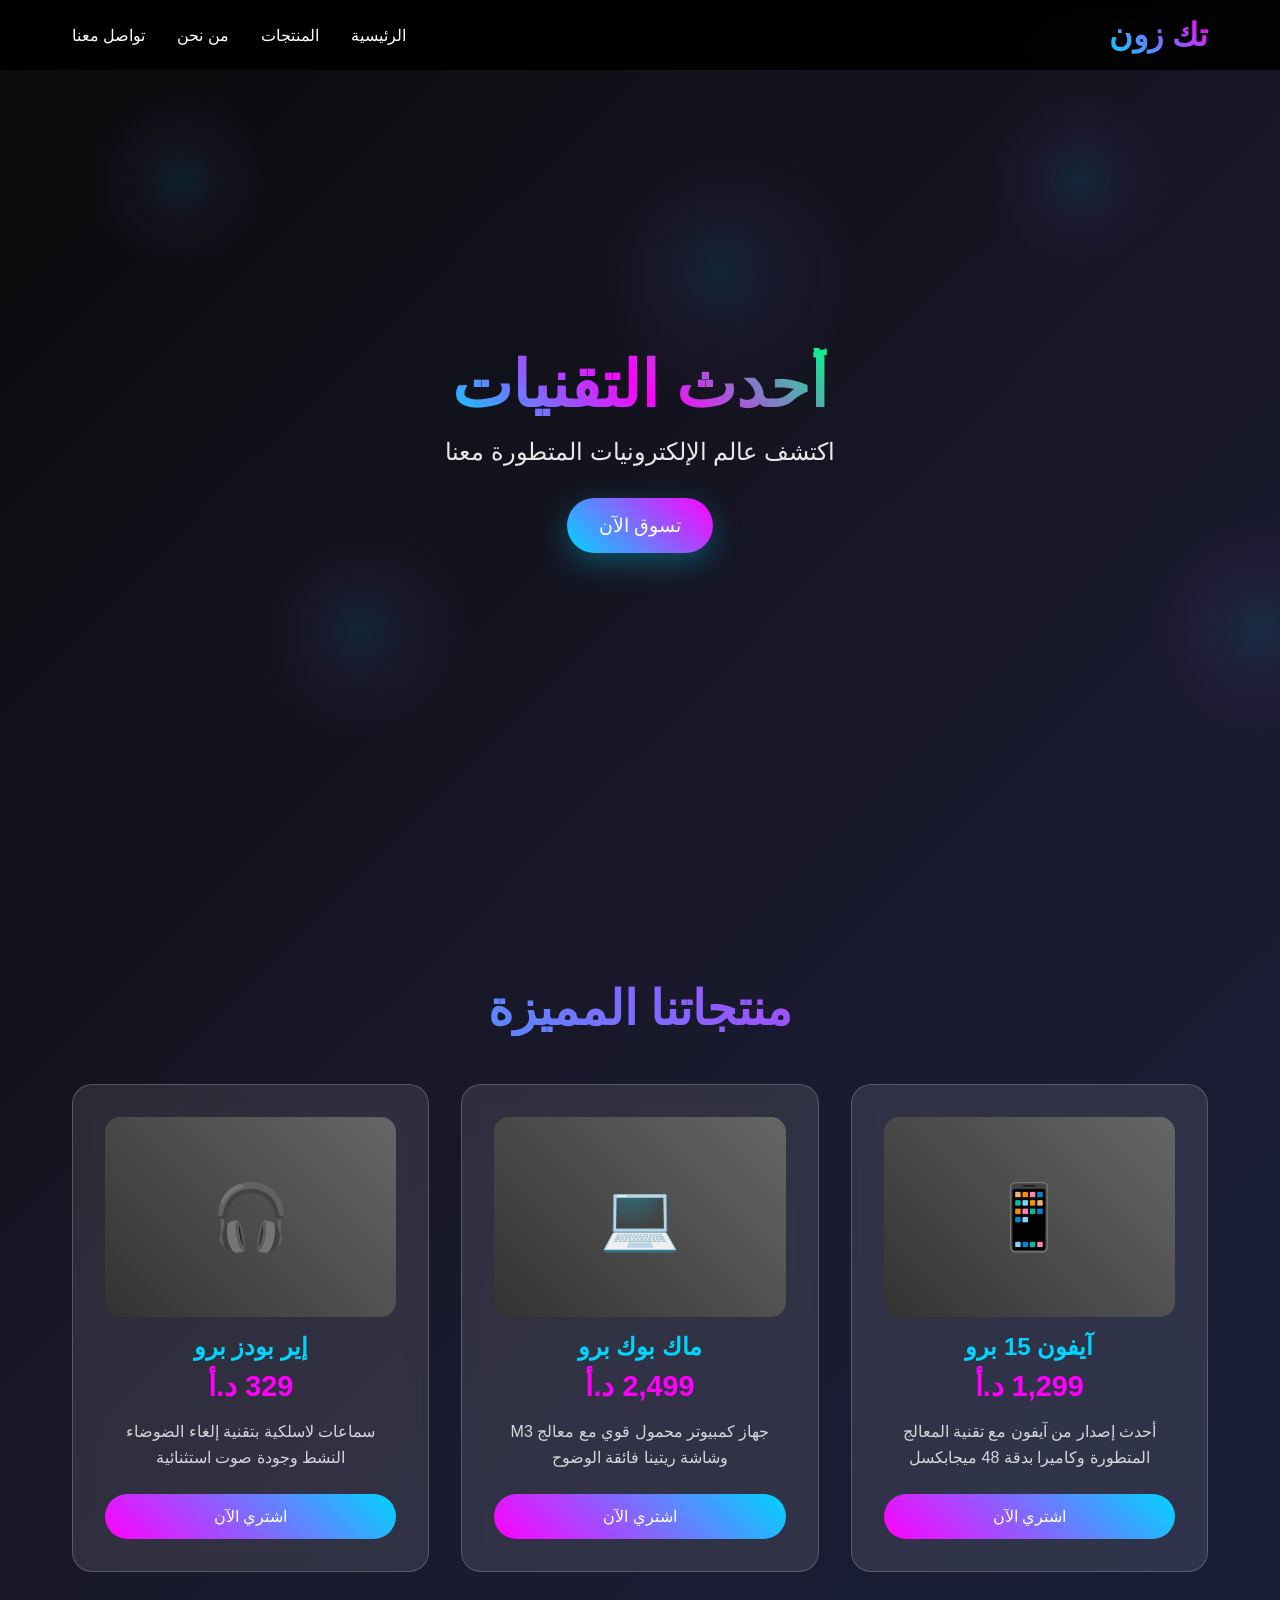
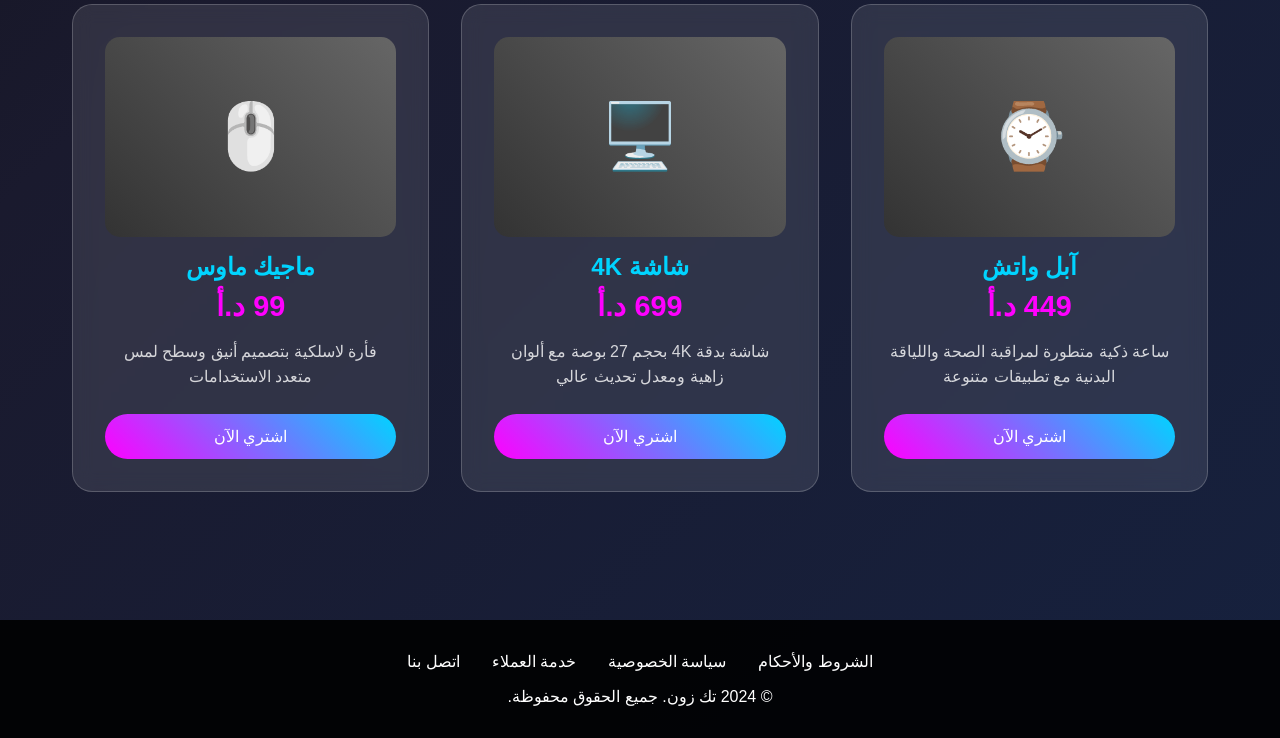
<file: tikzon.html>
<!DOCTYPE html>
<html lang="ar" dir="rtl">
<head>
    <meta charset="UTF-8">
    <meta name="viewport" content="width=device-width, initial-scale=1.0">
    <title>تك زون - متجر الإلكترونيات</title>
    <style>
        * {
            margin: 0;
            padding: 0;
            box-sizing: border-box;
        }

        body {
            font-family: 'Arial', sans-serif;
            background: linear-gradient(135deg, #0a0a0a 0%, #1a1a2e 50%, #16213e 100%);
            color: white;
            overflow-x: hidden;
        }

        /* Header */
        header {
            position: fixed;
            top: 0;
            width: 100%;
            background: rgba(0, 0, 0, 0.9);
            backdrop-filter: blur(10px);
            z-index: 1000;
            padding: 1rem 0;
            transition: all 0.3s ease;
        }

        nav {
            display: flex;
            justify-content: space-between;
            align-items: center;
            max-width: 1200px;
            margin: 0 auto;
            padding: 0 2rem;
        }

        .logo {
            font-size: 2rem;
            font-weight: bold;
            background: linear-gradient(45deg, #00d4ff, #ff00ff);
            -webkit-background-clip: text;
            -webkit-text-fill-color: transparent;
            background-clip: text;
        }

        .nav-links {
            display: flex;
            list-style: none;
            gap: 2rem;
        }

        .nav-links a {
            color: white;
            text-decoration: none;
            transition: color 0.3s ease;
            position: relative;
        }

        .nav-links a:hover {
            color: #00d4ff;
        }

        .nav-links a::after {
            content: '';
            position: absolute;
            bottom: -5px;
            left: 0;
            width: 0;
            height: 2px;
            background: linear-gradient(45deg, #00d4ff, #ff00ff);
            transition: width 0.3s ease;
        }

        .nav-links a:hover::after {
            width: 100%;
        }

        /* Hero Section */
        .hero {
            height: 100vh;
            display: flex;
            align-items: center;
            justify-content: center;
            text-align: center;
            position: relative;
            overflow: hidden;
        }

        .hero::before {
            content: '';
            position: absolute;
            top: 0;
            left: 0;
            right: 0;
            bottom: 0;
            background: url('data:image/svg+xml,<svg xmlns="http://www.w3.org/2000/svg" viewBox="0 0 1000 1000"><defs><radialGradient id="a" cx="50%" cy="50%" r="50%"><stop offset="0%" style="stop-color:%2300d4ff;stop-opacity:0.1"/><stop offset="100%" style="stop-color:%23ff00ff;stop-opacity:0"/></radialGradient></defs><circle cx="200" cy="200" r="100" fill="url(%23a)"/><circle cx="800" cy="300" r="150" fill="url(%23a)"/><circle cx="400" cy="700" r="120" fill="url(%23a)"/></svg>');
            animation: float 20s infinite ease-in-out;
        }

        @keyframes float {
            0%, 100% { transform: translateY(0px) rotate(0deg); }
            50% { transform: translateY(-20px) rotate(180deg); }
        }

        .hero-content {
            z-index: 2;
            position: relative;
        }

        .hero h1 {
            font-size: 4rem;
            margin-bottom: 1rem;
            background: linear-gradient(45deg, #00d4ff, #ff00ff, #00ff88);
            -webkit-background-clip: text;
            -webkit-text-fill-color: transparent;
            background-clip: text;
            animation: pulse 2s infinite;
        }

        @keyframes pulse {
            0%, 100% { transform: scale(1); }
            50% { transform: scale(1.05); }
        }

        .hero p {
            font-size: 1.5rem;
            margin-bottom: 2rem;
            opacity: 0.9;
        }

        .cta-button {
            background: linear-gradient(45deg, #00d4ff, #ff00ff);
            color: white;
            padding: 1rem 2rem;
            border: none;
            border-radius: 50px;
            font-size: 1.2rem;
            cursor: pointer;
            transition: all 0.3s ease;
            box-shadow: 0 10px 30px rgba(0, 212, 255, 0.3);
        }

        .cta-button:hover {
            transform: translateY(-5px);
            box-shadow: 0 20px 40px rgba(0, 212, 255, 0.5);
        }

        /* Products Section */
        .products {
            padding: 5rem 2rem;
            max-width: 1200px;
            margin: 0 auto;
        }

        .section-title {
            text-align: center;
            font-size: 3rem;
            margin-bottom: 3rem;
            background: linear-gradient(45deg, #00d4ff, #ff00ff);
            -webkit-background-clip: text;
            -webkit-text-fill-color: transparent;
            background-clip: text;
        }

        .products-grid {
            display: grid;
            grid-template-columns: repeat(auto-fit, minmax(300px, 1fr));
            gap: 2rem;
        }

        .product-card {
            background: rgba(255, 255, 255, 0.1);
            border-radius: 20px;
            padding: 2rem;
            text-align: center;
            backdrop-filter: blur(10px);
            border: 1px solid rgba(255, 255, 255, 0.2);
            transition: all 0.3s ease;
            position: relative;
            overflow: hidden;
        }

        .product-card::before {
            content: '';
            position: absolute;
            top: 0;
            left: -100%;
            width: 100%;
            height: 100%;
            background: linear-gradient(90deg, transparent, rgba(0, 212, 255, 0.2), transparent);
            transition: left 0.5s ease;
        }

        .product-card:hover::before {
            left: 100%;
        }

        .product-card:hover {
            transform: translateY(-10px);
            box-shadow: 0 20px 40px rgba(0, 212, 255, 0.3);
        }

        .product-image {
            width: 100%;
            height: 200px;
            background: linear-gradient(45deg, #333, #666);
            border-radius: 15px;
            margin-bottom: 1rem;
            display: flex;
            align-items: center;
            justify-content: center;
            font-size: 4rem;
            position: relative;
            overflow: hidden;
        }

        .product-image::after {
            content: '';
            position: absolute;
            top: 0;
            left: 0;
            right: 0;
            bottom: 0;
            background: linear-gradient(45deg, rgba(0, 212, 255, 0.1), rgba(255, 0, 255, 0.1));
            opacity: 0;
            transition: opacity 0.3s ease;
        }

        .product-card:hover .product-image::after {
            opacity: 1;
        }

        .product-title {
            font-size: 1.5rem;
            margin-bottom: 0.5rem;
            color: #00d4ff;
        }

        .product-price {
            font-size: 1.8rem;
            color: #ff00ff;
            font-weight: bold;
            margin-bottom: 1rem;
        }

        .product-description {
            opacity: 0.8;
            margin-bottom: 1.5rem;
            line-height: 1.6;
        }

        .buy-button {
            background: linear-gradient(45deg, #ff00ff, #00d4ff);
            color: white;
            padding: 0.8rem 1.5rem;
            border: none;
            border-radius: 25px;
            cursor: pointer;
            transition: all 0.3s ease;
            font-size: 1rem;
            width: 100%;
        }

        .buy-button:hover {
            transform: scale(1.05);
            box-shadow: 0 10px 25px rgba(255, 0, 255, 0.3);
        }

        /* Footer */
        footer {
            background: rgba(0, 0, 0, 0.9);
            padding: 2rem 0;
            text-align: center;
            margin-top: 3rem;
        }

        .footer-content {
            max-width: 1200px;
            margin: 0 auto;
            padding: 0 2rem;
        }

        .footer-links {
            display: flex;
            justify-content: center;
            gap: 2rem;
            margin-bottom: 1rem;
        }

        .footer-links a {
            color: white;
            text-decoration: none;
            transition: color 0.3s ease;
        }

        .footer-links a:hover {
            color: #00d4ff;
        }

        /* Responsive Design */
        @media (max-width: 768px) {
            .nav-links {
                display: none;
            }

            .hero h1 {
                font-size: 2.5rem;
            }

            .hero p {
                font-size: 1.2rem;
            }

            .products-grid {
                grid-template-columns: 1fr;
            }
        }

        /* Animations */
        @keyframes fadeInUp {
            from {
                opacity: 0;
                transform: translateY(50px);
            }
            to {
                opacity: 1;
                transform: translateY(0);
            }
        }

        .product-card {
            animation: fadeInUp 0.6s ease forwards;
        }

        .product-card:nth-child(1) { animation-delay: 0.1s; }
        .product-card:nth-child(2) { animation-delay: 0.2s; }
        .product-card:nth-child(3) { animation-delay: 0.3s; }
        .product-card:nth-child(4) { animation-delay: 0.4s; }
        .product-card:nth-child(5) { animation-delay: 0.5s; }
        .product-card:nth-child(6) { animation-delay: 0.6s; }
    </style>
</head>
<body>
    <header>
        <nav>
            <div class="logo">تك زون</div>
            <ul class="nav-links">
                <li><a href="#home">الرئيسية</a></li>
                <li><a href="#products">المنتجات</a></li>
                <li><a href="#about">من نحن</a></li>
                <li><a href="#contact">تواصل معنا</a></li>
            </ul>
        </nav>
    </header>

    <section class="hero" id="home">
        <div class="hero-content">
            <h1>أحدث التقنيات</h1>
            <p>اكتشف عالم الإلكترونيات المتطورة معنا</p>
            <button class="cta-button" onclick="scrollToProducts()">تسوق الآن</button>
        </div>
    </section>

    <section class="products" id="products">
        <h2 class="section-title">منتجاتنا المميزة</h2>
        <div class="products-grid">
            <div class="product-card">
                <div class="product-image">📱</div>
                <h3 class="product-title">آيفون 15 برو</h3>
                <p class="product-price">1,299 د.أ</p>
                <p class="product-description">أحدث إصدار من آيفون مع تقنية المعالج المتطورة وكاميرا بدقة 48 ميجابكسل</p>
                <button class="buy-button">اشتري الآن</button>
            </div>

            <div class="product-card">
                <div class="product-image">💻</div>
                <h3 class="product-title">ماك بوك برو</h3>
                <p class="product-price">2,499 د.أ</p>
                <p class="product-description">جهاز كمبيوتر محمول قوي مع معالج M3 وشاشة ريتينا فائقة الوضوح</p>
                <button class="buy-button">اشتري الآن</button>
            </div>

            <div class="product-card">
                <div class="product-image">🎧</div>
                <h3 class="product-title">إير بودز برو</h3>
                <p class="product-price">329 د.أ</p>
                <p class="product-description">سماعات لاسلكية بتقنية إلغاء الضوضاء النشط وجودة صوت استثنائية</p>
                <button class="buy-button">اشتري الآن</button>
            </div>

            <div class="product-card">
                <div class="product-image">⌚</div>
                <h3 class="product-title">آبل واتش</h3>
                <p class="product-price">449 د.أ</p>
                <p class="product-description">ساعة ذكية متطورة لمراقبة الصحة واللياقة البدنية مع تطبيقات متنوعة</p>
                <button class="buy-button">اشتري الآن</button>
            </div>

            <div class="product-card">
                <div class="product-image">🖥️</div>
                <h3 class="product-title">شاشة 4K</h3>
                <p class="product-price">699 د.أ</p>
                <p class="product-description">شاشة بدقة 4K بحجم 27 بوصة مع ألوان زاهية ومعدل تحديث عالي</p>
                <button class="buy-button">اشتري الآن</button>
            </div>

            <div class="product-card">
                <div class="product-image">🖱️</div>
                <h3 class="product-title">ماجيك ماوس</h3>
                <p class="product-price">99 د.أ</p>
                <p class="product-description">فأرة لاسلكية بتصميم أنيق وسطح لمس متعدد الاستخدامات</p>
                <button class="buy-button">اشتري الآن</button>
            </div>
        </div>
    </section>

    <footer>
        <div class="footer-content">
            <div class="footer-links">
                <a href="#">الشروط والأحكام</a>
                <a href="#">سياسة الخصوصية</a>
                <a href="#">خدمة العملاء</a>
                <a href="#">اتصل بنا</a>
            </div>
            <p>&copy; 2024 تك زون. جميع الحقوق محفوظة.</p>
        </div>
    </footer>

    <script>
        // Smooth scrolling
        function scrollToProducts() {
            document.getElementById('products').scrollIntoView({
                behavior: 'smooth'
            });
        }

        // Header scroll effect
        window.addEventListener('scroll', function() {
            const header = document.querySelector('header');
            if (window.scrollY > 100) {
                header.style.background = 'rgba(0, 0, 0, 0.95)';
                header.style.boxShadow = '0 5px 20px rgba(0, 212, 255, 0.3)';
            } else {
                header.style.background = 'rgba(0, 0, 0, 0.9)';
                header.style.boxShadow = 'none';
            }
        });

        // Product cards animation on scroll
        const observerOptions = {
            threshold: 0.1,
            rootMargin: '0px 0px -100px 0px'
        };

        const observer = new IntersectionObserver(function(entries) {
            entries.forEach(entry => {
                if (entry.isIntersecting) {
                    entry.target.style.opacity = '1';
                    entry.target.style.transform = 'translateY(0)';
                }
            });
        }, observerOptions);

        document.querySelectorAll('.product-card').forEach(card => {
            card.style.opacity = '0';
            card.style.transform = 'translateY(50px)';
            card.style.transition = 'opacity 0.6s ease, transform 0.6s ease';
            observer.observe(card);
        });

        // Add to cart functionality
        document.querySelectorAll('.buy-button').forEach(button => {
            button.addEventListener('click', function() {
                const productCard = this.closest('.product-card');
                const productTitle = productCard.querySelector('.product-title').textContent;
                const productPrice = productCard.querySelector('.product-price').textContent;

                // Animation for button
                this.style.transform = 'scale(0.95)';
                this.innerHTML = 'تم الإضافة ✓';
                this.style.background = 'linear-gradient(45deg, #00ff88, #00d4ff)';

                setTimeout(() => {
                    this.style.transform = 'scale(1)';
                    this.innerHTML = 'اشتري الآن';
                    this.style.background = 'linear-gradient(45deg, #ff00ff, #00d4ff)';
                }, 1500);

                // Show notification
                showNotification(`تم إضافة ${productTitle} إلى السلة`);
            });
        });

        // Notification system
        function showNotification(message) {
            const notification = document.createElement('div');
            notification.innerHTML = message;
            notification.style.cssText = `
                position: fixed;
                top: 20px;
                right: 20px;
                background: linear-gradient(45deg, #00ff88, #00d4ff);
                color: white;
                padding: 1rem 2rem;
                border-radius: 10px;
                z-index: 10000;
                box-shadow: 0 10px 30px rgba(0, 255, 136, 0.3);
                animation: slideIn 0.3s ease;
            `;

            document.body.appendChild(notification);

            setTimeout(() => {
                notification.style.animation = 'slideOut 0.3s ease';
                setTimeout(() => {
                    document.body.removeChild(notification);
                }, 300);
            }, 3000);
        }

        // Add CSS animations for notifications
        const style = document.createElement('style');
        style.textContent = `
            @keyframes slideIn {
                from {
                    transform: translateX(100%);
                    opacity: 0;
                }
                to {
                    transform: translateX(0);
                    opacity: 1;
                }
            }

            @keyframes slideOut {
                from {
                    transform: translateX(0);
                    opacity: 1;
                }
                to {
                    transform: translateX(100%);
                    opacity: 0;
                }
            }
        `;
        document.head.appendChild(style);

        // Parallax effect for hero section
        window.addEventListener('scroll', function() {
            const scrolled = window.pageYOffset;
            const hero = document.querySelector('.hero');
            const rate = scrolled * -0.5;

            if (hero) {
                hero.style.transform = `translateY(${rate}px)`;
            }
        });

        // Mobile menu toggle (for future enhancement)
        function toggleMobileMenu() {
            const navLinks = document.querySelector('.nav-links');
            navLinks.style.display = navLinks.style.display === 'flex' ? 'none' : 'flex';
        }
    </script>
</body>
</html>
</file>
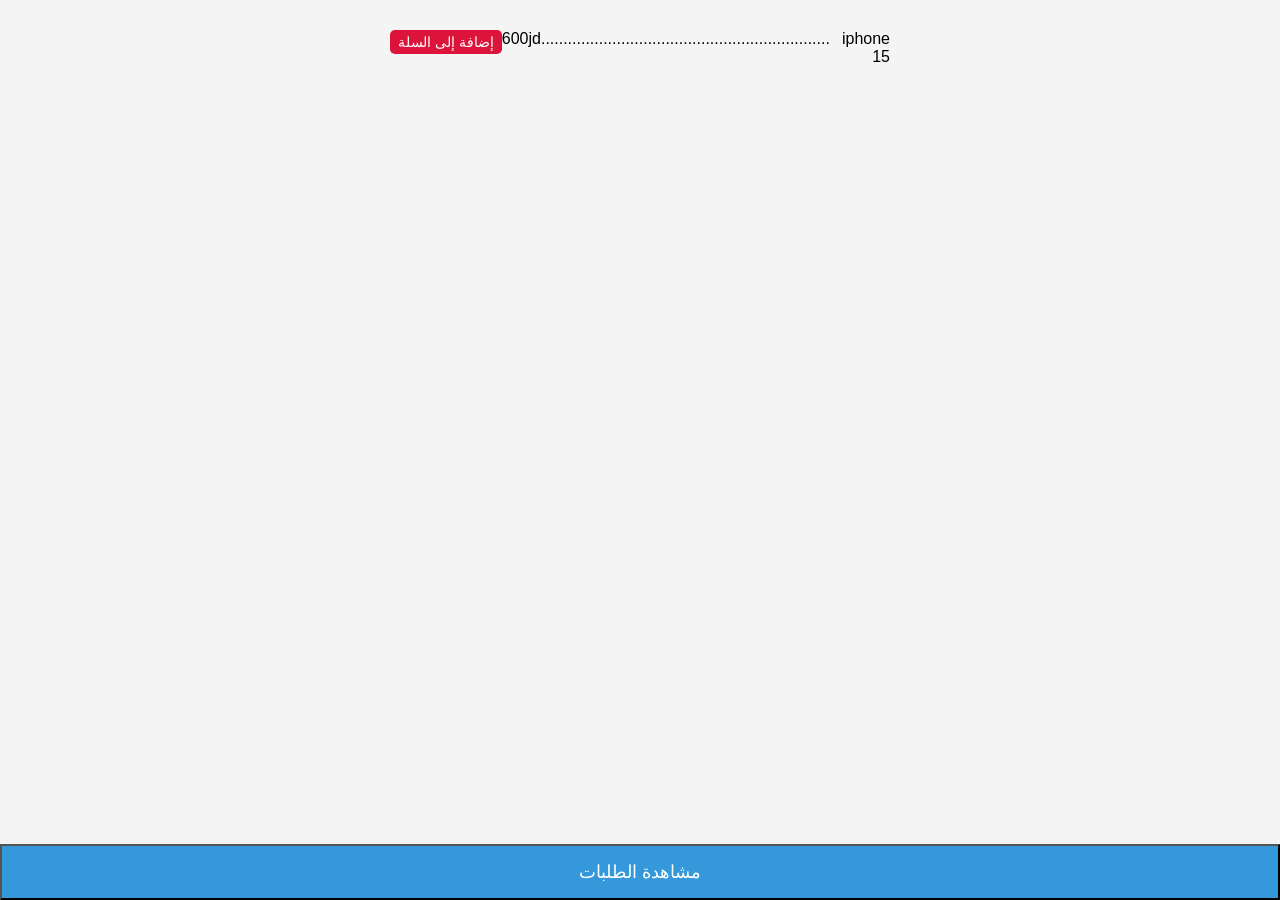
<file: img/khaled.html>
<!DOCTYPE html>
<html lang="ar" dir="rtl">
<head>
    <meta charset="UTF-8">
    <meta name="viewport" content="width=device-width, initial-scale=1.0">
    <title>إدارة الطلبات</title>
    <style>
        body {
            font-family: Arial, sans-serif;
            background-color: #f4f4f4;
            margin: 0;
            padding: 20px;
        }
        .container {
            max-width: 1200px;
            margin: auto;
        }
        .button1 {
            position: fixed;
            bottom: 0;
            left: 0;
            width: 100%;
            background-color: #3498db;
            color: #fff;
            text-align: center;
            padding: 15px 0;
            font-size: 18px;
            cursor: pointer;
        }
        .button {
            display: inline-block;
            background-color: #DC143C;
            color: white;
            padding: 2px 8px;
            border: none;
            border-radius: 5px;
            font-size: 14px;
            line-height: 14px;
            height: 24px;
            cursor: pointer;
            text-align: center;
            white-space: nowrap;
            box-sizing: border-box;
            transition: background-color 0.3s ease;
        }
        .button:hover {
            background-color: #B22222;
        }
        .modal {
            display: none;
            position: fixed;
            top: 50%;
            left: 50%;
            transform: translate(-50%, -50%);
            width: 90%;
            max-width: 400px;
            background-color: white;
            border-radius: 40px;
            box-shadow: 0 4px 10px rgba(0, 0, 0, 0.2);
            padding: 20px;
            z-index: 6000;
        }
        .modal-header {
            display: flex;
            justify-content: space-between;
            align-items: center;
            margin-bottom: 10px;
        }
        .modal-header h2 {
            margin: 0;
            font-size: 18px;
        }
        .close-btn {
            background: transparent;
            border: none;
            font-size: 20px;
            cursor: pointer;
        }
        .cart-item {
            display: flex;
            justify-content: space-between;
            align-items: center;
            padding: 10px;
            margin-bottom: 10px;
            background: #f9f9f9;
            border: 1px solid #ddd;
            border-radius: 5px;
        }
        .total {
            font-size: 18px;
            font-weight: bold;
            margin-top: 20px;
        }
        .product-counter {
            display: flex;
            align-items: center;
            justify-content: center;
            gap: 15px;
            margin: 20px;
        }
        .btn {
            width: 50px;
            height: 50px;
            border: none;
            border-radius: 50%;
            font-size: 20px;
            font-weight: bold;
            color: white;
            background-color: #007bff;
            cursor: pointer;
            display: flex;
            align-items: center;
            justify-content: center;
            transition: transform 0.2s, background-color 0.3s;
        }
        .btn:hover {
            background-color: #0056b3;
            transform: scale(1.1);
        }
        .btn:active {
            transform: scale(0.9);
        }
        #counter {
            font-size: 24px;
            font-weight: bold;
        }
        .menu-item {
            display: flex;
            justify-content: space-between;
            margin: 10px auto;
            max-width: 500px;
            direction: rtl;
        }
        .alert {
            display: none;
            position: fixed;
            top: 50%;
            left: 50%;
            transform: translate(-50%, -50%);
            background-color: #4CAF50;
            color: white;
            padding: 20px;
            border-radius: 5px;
            box-shadow: 0 4px 10px rgba(0, 0, 0, 0.2);
            z-index: 6000;
            text-align: center;
        }
        textarea {
            width: 100%;
            resize: vertical;
            padding: 10px;
            font-size: 12px;
            border: 1px solid #ddd;
            border-radius: 4px;
            line-height: 1.5;
        }
    </style>
</head>
<body>
    <div class="container">
        <div id="addProductModal" class="modal">
            <div class="modal-header">
                <h2>إضافة المنتج: <span id="product-name"></span></h2>
                <button class="close-btn" onclick="hideModal('addProductModal')">×</button>
            </div>
            <div class="product-counter">
                <button class="btn minus" onclick="changeQuantity(-1)">-</button>
                <span id="quantity">1</span>
                <button class="btn plus" onclick="changeQuantity(1)">+</button>
            </div>
            <p align="center">السعر الإجمالي: <span id="total-price">0</span> jd</p>
            <center><button class="button" onclick="addToCart()">أضف إلى السلة</button></center>
        </div>

        <button class="button1" onclick="showModal('orderModal')">مشاهدة الطلبات</button>

        <div id="orderModal" class="modal">
            <div class="modal-header">
                <h2>عربة التسوق</h2>
                <button class="close-btn" onclick="hideModal('orderModal')">×</button>
            </div>
            <div id="cart-items">
                <p>العربة فارغة</p>
            </div>
            <div class="total" id="cart-total">الإجمالي: 0 jd</div>
            <form id="cart-form" method="POST" onsubmit="return validateCart();">
                <center><label for="email">البريد الإلكتروني:</label><input type="email" id="email" name="email" required></center>
                <input type="hidden" id="cart-details" name="cart-details">
                <center><label for="phone">الهاتف:</label><input type="tel" id="phone" name="phone" required></center>
                <center><button type="submit" class="button">تأكيد الطلب</button></center>
            </form>
        </div>

        <div class="menu-item">
            <span>iphone 15</span>
            <span>.................................................................</span>
            <span>600jd</span>
            <button class="button" onclick="showModal('addProductModal', 'iPhone 15', 600.0)">إضافة إلى السلة</button>
        </div>
    </div>

    <div id="success-alert" class="alert">تم إضافة المنتج إلى السلة بنجاح</div>
    <div id="f-alert" class="alert">تم تأكيد الطلب بنجاح!</div>

    <script>
        let cart = [];
        let quantity = 1;
        let currentProductPrice = 0;
        let currentProductName = "";

        function showModal(modalId, productName, productPrice) {
            document.getElementById(modalId).style.display = "block";
            currentProductPrice = productPrice;
            currentProductName = productName;
            document.getElementById('product-name').textContent = productName;
            document.getElementById('total-price').textContent = productPrice.toFixed(2);
            document.getElementById('quantity').textContent = quantity;
        }

        function hideModal(modalId) {
            document.getElementById(modalId).style.display = "none";
        }

        function changeQuantity(value) {
            quantity += value;
            if (quantity < 1) quantity = 1;
            document.getElementById('quantity').textContent = quantity;
            document.getElementById('total-price').textContent = (currentProductPrice * quantity).toFixed(2);
        }

        function addToCart() {
            cart.push({ productName: currentProductName, price: currentProductPrice, quantity: quantity });
            updateCartView();
            hideModal('addProductModal');
            showAlert('success-alert');
        }

        function updateCartView() {
            let cartItemsHTML = "";
            let total = 0;
            cart.forEach(item => {
                total += item.price * item.quantity;
                cartItemsHTML += `<div class="cart-item">
                                    <span>${item.productName}</span>
                                    <span>${item.quantity} × ${item.price.toFixed(2)} jd</span>
                                  </div>`;
            });
            document.getElementById('cart-items').innerHTML = cartItemsHTML || "<p>العربة فارغة</p>";
            document.getElementById('cart-total').textContent = `الإجمالي: ${total.toFixed(2)} jd`;
        }

        function showAlert(alertId) {
            const alertElement = document.getElementById(alertId);
            alertElement.style.display = "block";
            setTimeout(() => {
                alertElement.style.display = "none";
            }, 3000);
        }

        function validateCart() {
            if (cart.length === 0) {
                alert("عذراً، عربة التسوق فارغة.");
                return false;
            }

            const cartDetails = cart.map(item => `${item.productName} × ${item.quantity} × ${item.price.toFixed(2)} jd`).join("\n");
            document.getElementById('cart-details').value = cartDetails;

            fetch("https://formspree.io/f/manwznpz", {
                method: 'POST',
                headers: {
                    'Accept': 'application/json',
                },
                body: new FormData(document.getElementById('cart-form'))
            })
            .then(response => response.json())
            .then(data => {
                if (data.ok) {
                    showAlert('f-alert');
                    hideModal('orderModal');  // إخفاء نافذة "عربة التسوق"
                } else {
                    alert("حدث خطأ أثناء تأكيد الطلب.");
                }
            })
            .catch(error => {
                console.error('Error:', error);
                alert("حدث خطأ أثناء إرسال البيانات.");
            });

            return false; // منع إعادة تحميل الصفحة
        }
    </script>
</body>
</html>
</file>
<file: style.css>
/* ===== ROOT VARIABLES ===== */
:root {
  --red: #C62828;
  --red-dark: #8B0000;
  --red-light: #EF5350;
  --gold: #F4C430;
  --gold-light: #FFE082;
  --white: #FFFFFF;
  --light: #F5F5F5;
  --gray: #9E9E9E;
  --dark: #1A1A1A;
  --dark-card: #242424;
  --transition: 0.35s cubic-bezier(0.4, 0, 0.2, 1);
  --shadow: 0 8px 32px rgba(198,40,40,0.18);
  --shadow-lg: 0 20px 60px rgba(0,0,0,0.35);
  --radius: 16px;
}

/* ===== RESET ===== */
*, *::before, *::after { box-sizing: border-box; margin: 0; padding: 0; }
html { scroll-behavior: smooth; }
body {
  font-family: 'Cairo', sans-serif;
  background: var(--dark);
  color: var(--white);
  overflow-x: hidden;
  direction: rtl;
}
img { max-width: 100%; display: block; }
a { text-decoration: none; color: inherit; }
ul { list-style: none; }

/* ===== SCROLLBAR ===== */
::-webkit-scrollbar { width: 6px; }
::-webkit-scrollbar-track { background: var(--dark); }
::-webkit-scrollbar-thumb { background: var(--red); border-radius: 3px; }

/* ===== BUTTONS ===== */
.btn-primary {
  display: inline-flex; align-items: center; gap: 8px;
  background: linear-gradient(135deg, var(--red), var(--red-dark));
  color: var(--white); padding: 14px 32px; border-radius: 50px;
  font-family: 'Cairo', sans-serif; font-weight: 700; font-size: 1rem;
  border: none; cursor: pointer;
  box-shadow: 0 4px 20px rgba(198,40,40,0.4);
  transition: var(--transition);
  position: relative; overflow: hidden;
}
.btn-primary::after {
  content: ''; position: absolute; inset: 0;
  background: linear-gradient(135deg, var(--red-light), var(--red));
  opacity: 0; transition: var(--transition);
}
.btn-primary:hover { transform: translateY(-3px); box-shadow: 0 8px 30px rgba(198,40,40,0.6); }
.btn-primary:hover::after { opacity: 1; }
.btn-primary span, .btn-primary i { position: relative; z-index: 1; }

.btn-outline {
  display: inline-flex; align-items: center; gap: 8px;
  border: 2px solid rgba(255,255,255,0.5); color: var(--white);
  padding: 13px 30px; border-radius: 50px;
  font-family: 'Cairo', sans-serif; font-weight: 600; font-size: 1rem;
  background: transparent; cursor: pointer;
  transition: var(--transition);
}
.btn-outline:hover {
  background: rgba(255,255,255,0.1);
  border-color: var(--white);
  transform: translateY(-3px);
}

.pulse-btn { animation: pulse 2.5s infinite; }
@keyframes pulse {
  0%,100% { box-shadow: 0 4px 20px rgba(198,40,40,0.4); }
  50% { box-shadow: 0 4px 40px rgba(198,40,40,0.8), 0 0 0 8px rgba(198,40,40,0.15); }
}

.full-width { width: 100%; justify-content: center; }

/* ===== SECTION TAGS ===== */
.section-tag {
  display: inline-block;
  background: linear-gradient(135deg, var(--red), var(--red-dark));
  color: var(--white); padding: 5px 18px; border-radius: 50px;
  font-size: 0.85rem; font-weight: 700; letter-spacing: 1px;
  margin-bottom: 12px;
}
.section-tag.light {
  background: rgba(255,255,255,0.15);
  backdrop-filter: blur(10px);
  border: 1px solid rgba(255,255,255,0.25);
}

.section-header { text-align: center; margin-bottom: 50px; }
.section-header h2 { font-size: 2.5rem; font-weight: 900; margin-bottom: 10px; }
.section-header p { color: var(--gray); font-size: 1.05rem; }

.container { max-width: 1200px; margin: 0 auto; padding: 0 24px; }

/* ===== NAVBAR ===== */
.navbar {
  position: fixed; top: 0; width: 100%; z-index: 1000;
  padding: 16px 0;
  transition: var(--transition);
}
.navbar.scrolled {
  background: rgba(20,20,20,0.95);
  backdrop-filter: blur(20px);
  padding: 10px 0;
  box-shadow: 0 4px 30px rgba(0,0,0,0.3);
}
.nav-container {
  max-width: 1200px; margin: 0 auto; padding: 0 24px;
  display: flex; align-items: center; justify-content: space-between;
}
.logo-img { height: 52px; width: auto; filter: drop-shadow(0 2px 8px rgba(198,40,40,0.5)); transition: var(--transition); }
.logo-img:hover { transform: scale(1.05); }
.nav-links { display: flex; gap: 32px; }
.nav-links a {
  font-weight: 600; font-size: 0.95rem; color: rgba(255,255,255,0.85);
  position: relative; transition: var(--transition);
}
.nav-links a::after {
  content: ''; position: absolute; bottom: -4px; right: 0;
  width: 0; height: 2px; background: var(--red);
  transition: var(--transition);
}
.nav-links a:hover { color: var(--white); }
.nav-links a:hover::after { width: 100%; }
.nav-actions { display: flex; align-items: center; gap: 12px; }
.cart-btn {
  position: relative; background: linear-gradient(135deg, var(--red), var(--red-dark));
  border: none; color: var(--white); width: 44px; height: 44px;
  border-radius: 50%; cursor: pointer; font-size: 1rem;
  display: flex; align-items: center; justify-content: center;
  transition: var(--transition);
}
.cart-btn:hover { transform: scale(1.1); box-shadow: var(--shadow); }
.cart-btn.bounce { animation: cartBounce 0.5s ease; }
@keyframes cartBounce {
  0%,100% { transform: scale(1); }
  30% { transform: scale(1.3); }
  60% { transform: scale(0.9); }
}
.cart-count {
  position: absolute; top: -4px; left: -4px;
  background: var(--gold); color: var(--dark);
  width: 18px; height: 18px; border-radius: 50%;
  font-size: 0.65rem; font-weight: 900;
  display: flex; align-items: center; justify-content: center;
  transform: scale(0); transition: var(--transition);
}
.cart-count.show { transform: scale(1); }
.hamburger {
  display: none; flex-direction: column; gap: 5px;
  background: none; border: none; cursor: pointer; padding: 4px;
}
.hamburger span {
  display: block; width: 26px; height: 2px;
  background: var(--white); transition: var(--transition);
  transform-origin: center;
}
.hamburger.active span:nth-child(1) { transform: translateY(7px) rotate(45deg); }
.hamburger.active span:nth-child(2) { opacity: 0; transform: scaleX(0); }
.hamburger.active span:nth-child(3) { transform: translateY(-7px) rotate(-45deg); }

/* ===== CART SIDEBAR ===== */
.cart-overlay {
  position: fixed; inset: 0; background: rgba(0,0,0,0.6);
  z-index: 1900; opacity: 0; pointer-events: none; transition: var(--transition);
}
.cart-overlay.show { opacity: 1; pointer-events: all; }
.cart-sidebar {
  position: fixed; left: 0; top: 0; width: 340px; height: 100vh;
  background: var(--dark-card); z-index: 2000;
  transform: translateX(-100%); transition: 0.4s cubic-bezier(0.4,0,0.2,1);
  display: flex; flex-direction: column; box-shadow: var(--shadow-lg);
}
.cart-sidebar.open { transform: translateX(0); }
.cart-header {
  padding: 24px 20px; border-bottom: 1px solid rgba(255,255,255,0.08);
  display: flex; align-items: center; justify-content: space-between;
}
.cart-header h3 { font-size: 1.2rem; font-weight: 800; }
.close-cart {
  background: rgba(255,255,255,0.08); border: none; color: var(--white);
  width: 36px; height: 36px; border-radius: 50%; cursor: pointer;
  font-size: 1rem; transition: var(--transition);
}
.close-cart:hover { background: var(--red); }
.cart-items { flex: 1; overflow-y: auto; padding: 16px 20px; }
.cart-empty { text-align: center; padding: 60px 20px; color: var(--gray); }
.cart-empty i { font-size: 3rem; margin-bottom: 16px; opacity: 0.3; display: block; }
.cart-item {
  display: flex; align-items: center; justify-content: space-between;
  padding: 12px 0; border-bottom: 1px solid rgba(255,255,255,0.06);
  animation: slideIn 0.3s ease;
}
@keyframes slideIn {
  from { opacity: 0; transform: translateX(-20px); }
  to { opacity: 1; transform: translateX(0); }
}
.cart-item-name { font-weight: 600; font-size: 0.9rem; margin-bottom: 4px; }
.cart-item-price { color: var(--gold); font-size: 0.85rem; }
.cart-item-remove {
  background: rgba(198,40,40,0.15); border: none; color: var(--red-light);
  width: 28px; height: 28px; border-radius: 50%; cursor: pointer; font-size: 0.75rem;
  transition: var(--transition);
}
.cart-item-remove:hover { background: var(--red); color: var(--white); }
.cart-footer { padding: 20px; border-top: 1px solid rgba(255,255,255,0.08); }
.cart-total { font-size: 1.1rem; font-weight: 700; margin-bottom: 16px; }
.cart-total span { color: var(--gold); font-size: 1.3rem; }
.order-btn-cart {
  width: 100%; padding: 14px; background: linear-gradient(135deg, var(--red), var(--red-dark));
  border: none; color: var(--white); font-family: 'Cairo', sans-serif;
  font-size: 1rem; font-weight: 700; border-radius: 12px; cursor: pointer;
  transition: var(--transition);
}
.order-btn-cart:hover { opacity: 0.9; transform: scale(1.02); }

/* ===== HERO ===== */
.hero {
  min-height: 100vh; display: flex; align-items: center;
  position: relative; overflow: hidden;
  padding: 100px 24px 60px;
}
.hero-bg {
  position: absolute; inset: 0;
  background: radial-gradient(ellipse 80% 60% at 60% 50%, rgba(198,40,40,0.25) 0%, transparent 70%),
              radial-gradient(ellipse at 0% 100%, rgba(139,0,0,0.3) 0%, transparent 50%),
              linear-gradient(160deg, #0D0D0D 0%, #1A0000 50%, #0D0D0D 100%);
}
.hero-bg::before {
  content: '';
  position: absolute; inset: 0;
  background-image: radial-gradient(circle at 1px 1px, rgba(255,255,255,0.04) 1px, transparent 0);
  background-size: 40px 40px;
}
.hero-particles { position: absolute; inset: 0; pointer-events: none; }
.particle {
  position: absolute; border-radius: 50%; animation: floatParticle linear infinite;
}
@keyframes floatParticle {
  0% { transform: translateY(100vh) rotate(0deg); opacity: 0; }
  10% { opacity: 1; }
  90% { opacity: 1; }
  100% { transform: translateY(-10vh) rotate(720deg); opacity: 0; }
}
.hero-content {
  position: relative; z-index: 2; max-width: 600px;
  animation: heroFadeIn 1s ease both;
}
@keyframes heroFadeIn {
  from { opacity: 0; transform: translateY(40px); }
  to { opacity: 1; transform: translateY(0); }
}
.hero-badge {
  display: inline-flex; align-items: center; gap: 8px;
  background: rgba(244,196,48,0.15); border: 1px solid rgba(244,196,48,0.4);
  color: var(--gold-light); padding: 8px 18px; border-radius: 50px;
  font-size: 0.9rem; font-weight: 600; margin-bottom: 20px;
  animation: heroFadeIn 1s 0.2s ease both;
}
.hero-title { line-height: 1.1; margin-bottom: 16px; animation: heroFadeIn 1s 0.3s ease both; }
.hero-title-ar {
  display: block; font-size: clamp(4rem, 10vw, 7rem);
  font-weight: 900;
  background: linear-gradient(135deg, var(--white) 30%, var(--gold) 70%);
  -webkit-background-clip: text; -webkit-text-fill-color: transparent; background-clip: text;
  line-height: 1;
}
.hero-title-sub {
  display: block; font-size: clamp(1.5rem, 4vw, 2.5rem);
  color: var(--red-light); font-weight: 700; letter-spacing: 4px;
}
.hero-slogan {
  font-size: 1.15rem; color: rgba(255,255,255,0.7);
  margin-bottom: 36px; line-height: 1.7;
  animation: heroFadeIn 1s 0.4s ease both;
}
.hero-btns {
  display: flex; gap: 16px; flex-wrap: wrap;
  margin-bottom: 48px; animation: heroFadeIn 1s 0.5s ease both;
}
.hero-stats {
  display: flex; gap: 0; align-items: center;
  animation: heroFadeIn 1s 0.7s ease both;
}
.stat { text-align: center; padding: 0 24px; }
.stat:first-child { padding-right: 0; }
.stat-num { display: block; font-size: 1.6rem; font-weight: 900; color: var(--gold); }
.stat span:last-child { font-size: 0.8rem; color: var(--gray); }
.stat-divider { width: 1px; height: 40px; background: rgba(255,255,255,0.15); }
.hero-image-wrap {
  position: absolute; left: 5%; top: 50%; transform: translateY(-50%);
  width: min(480px, 42vw); z-index: 2;
  animation: heroImgReveal 1.2s 0.5s cubic-bezier(0.4,0,0.2,1) both;
}
@keyframes heroImgReveal {
  from { opacity: 0; transform: translateY(-40%) scale(0.8); }
  to { opacity: 1; transform: translateY(-50%) scale(1); }
}
.hero-plate-glow {
  position: absolute; inset: 10%;
  background: radial-gradient(circle, rgba(198,40,40,0.5), transparent 70%);
  filter: blur(40px); animation: glowPulse 3s ease infinite;
}
@keyframes glowPulse {
  0%,100% { opacity: 0.6; transform: scale(1); }
  50% { opacity: 1; transform: scale(1.1); }
}
.hero-food-img {
  width: 100%; border-radius: 50%; border: 4px solid rgba(198,40,40,0.3);
  box-shadow: 0 0 60px rgba(198,40,40,0.3), 0 0 120px rgba(198,40,40,0.15);
  animation: floatImg 4s ease-in-out infinite; position: relative; z-index: 1;
}
@keyframes floatImg {
  0%,100% { transform: translateY(0) rotate(0deg); }
  50% { transform: translateY(-12px) rotate(1deg); }
}
.scroll-indicator {
  position: absolute; bottom: 30px; left: 50%; transform: translateX(-50%);
  animation: heroFadeIn 1s 1.2s ease both;
}
.scroll-indicator span {
  display: block; width: 24px; height: 40px;
  border: 2px solid rgba(255,255,255,0.3); border-radius: 12px;
  position: relative;
}
.scroll-indicator span::before {
  content: ''; position: absolute;
  width: 4px; height: 8px; background: var(--red);
  border-radius: 2px; top: 6px; left: 50%; transform: translateX(-50%);
  animation: scrollDot 1.8s ease infinite;
}
@keyframes scrollDot {
  0% { top: 6px; opacity: 1; }
  100% { top: 22px; opacity: 0; }
}

/* ===== ABOUT ===== */
.about {
  padding: 100px 0; background: linear-gradient(180deg, var(--dark) 0%, #0F0F0F 100%);
}
.about .container {
  display: grid; grid-template-columns: 1fr 1fr; gap: 80px; align-items: center;
}
.about-img-wrap {
  position: relative; border-radius: var(--radius); overflow: visible;
}
.about-img-deco {
  position: absolute; inset: -12px; border-radius: var(--radius);
  border: 2px solid rgba(198,40,40,0.25);
  transform: rotate(3deg); transition: var(--transition);
}
.about-img-wrap:hover .about-img-deco { transform: rotate(-3deg); }
.about-img {
  width: 100%; border-radius: var(--radius);
  box-shadow: var(--shadow-lg); position: relative; z-index: 1;
  transition: var(--transition);
}
.about-img-wrap:hover .about-img { transform: scale(1.02); }
.about-badge-float {
  position: absolute; bottom: -20px; right: -20px; z-index: 2;
  background: linear-gradient(135deg, var(--red), var(--red-dark));
  padding: 14px 22px; border-radius: 12px;
  display: flex; align-items: center; gap: 10px;
  box-shadow: var(--shadow); font-weight: 700;
  animation: floatBadge 3s ease-in-out infinite;
}
@keyframes floatBadge {
  0%,100% { transform: translateY(0); }
  50% { transform: translateY(-8px); }
}
.about-badge-float i { font-size: 1.4rem; color: var(--gold); }
.about-text h2 { font-size: 2.2rem; font-weight: 900; margin-bottom: 16px; }
.about-text p { color: rgba(255,255,255,0.7); line-height: 1.8; margin-bottom: 16px; }
.about-features { margin: 24px 0 32px; display: grid; grid-template-columns: 1fr 1fr; gap: 12px; }
.about-features li {
  display: flex; align-items: center; gap: 10px;
  color: rgba(255,255,255,0.8); font-weight: 600; font-size: 0.95rem;
}
.about-features li i { color: var(--red-light); font-size: 1.1rem; }

/* ===== MENU ===== */
.menu-section {
  padding: 100px 0;
  background: linear-gradient(180deg, #0F0F0F 0%, #111111 100%);
}
.menu-filter {
  display: flex; justify-content: center; gap: 12px;
  flex-wrap: wrap; margin-bottom: 48px;
}
.filter-btn {
  padding: 10px 24px; border-radius: 50px;
  border: 2px solid rgba(255,255,255,0.12);
  background: transparent; color: var(--gray);
  font-family: 'Cairo', sans-serif; font-weight: 600; font-size: 0.95rem;
  cursor: pointer; transition: var(--transition);
}
.filter-btn.active, .filter-btn:hover {
  background: linear-gradient(135deg, var(--red), var(--red-dark));
  border-color: var(--red); color: var(--white);
  box-shadow: 0 4px 16px rgba(198,40,40,0.35);
}
.menu-grid {
  display: grid; grid-template-columns: repeat(auto-fill, minmax(280px, 1fr));
  gap: 28px;
}
.menu-card {
  background: var(--dark-card); border-radius: var(--radius);
  overflow: hidden; border: 1px solid rgba(255,255,255,0.06);
  transition: var(--transition); position: relative;
}
.menu-card:hover {
  transform: translateY(-8px);
  box-shadow: 0 20px 50px rgba(0,0,0,0.4), 0 0 0 1px rgba(198,40,40,0.3);
}
.card-img-wrap { position: relative; overflow: hidden; height: 200px; }
.card-img-wrap img {
  width: 100%; height: 100%; object-fit: cover;
  transition: transform 0.6s cubic-bezier(0.4,0,0.2,1);
}
.menu-card:hover .card-img-wrap img { transform: scale(1.08); }
.card-badge {
  position: absolute; top: 12px; right: 12px;
  background: linear-gradient(135deg, var(--red), var(--red-dark));
  color: var(--white); padding: 4px 12px; border-radius: 50px;
  font-size: 0.75rem; font-weight: 700;
}
.card-badge.new { background: linear-gradient(135deg, #2E7D32, #1B5E20); }
.card-body { padding: 20px; }
.card-body h3 { font-size: 1.1rem; font-weight: 800; margin-bottom: 6px; }
.card-body p { color: var(--gray); font-size: 0.875rem; line-height: 1.5; margin-bottom: 16px; }
.card-footer { display: flex; align-items: center; justify-content: space-between; }
.price { font-size: 1.2rem; font-weight: 900; color: var(--gold); }
.add-cart-btn {
  background: linear-gradient(135deg, var(--red), var(--red-dark));
  border: none; color: var(--white); padding: 9px 18px;
  border-radius: 50px; cursor: pointer;
  font-family: 'Cairo', sans-serif; font-size: 0.875rem; font-weight: 700;
  display: flex; align-items: center; gap: 6px;
  transition: var(--transition);
}
.add-cart-btn:hover {
  transform: scale(1.05);
  box-shadow: 0 4px 16px rgba(198,40,40,0.5);
}
.add-cart-btn:active { transform: scale(0.96); }
.menu-card.hidden { display: none; }

/* ===== POPULAR ===== */
.popular-section {
  padding: 100px 0; position: relative;
  background: linear-gradient(160deg, #100000 0%, #0D0D0D 50%, #100000 100%);
  overflow: hidden;
}
.popular-bg-text {
  position: absolute; top: 50%; left: 50%; transform: translate(-50%, -50%);
  font-family: 'Oswald', sans-serif; font-size: clamp(80px, 18vw, 200px);
  font-weight: 700; color: rgba(198,40,40,0.05);
  white-space: nowrap; pointer-events: none; user-select: none;
  letter-spacing: 0.1em;
}
.popular-section .section-header h2 { color: var(--white); }
.popular-section .section-header p { color: rgba(255,255,255,0.5); }
.popular-grid {
  display: grid; grid-template-columns: 1fr 1.2fr 1fr;
  gap: 28px; align-items: end;
}
.popular-card {
  background: linear-gradient(160deg, #1E1E1E, #161616);
  border-radius: 20px; overflow: hidden;
  border: 1px solid rgba(255,255,255,0.06);
  transition: var(--transition); position: relative;
}
.popular-card:hover {
  transform: translateY(-10px);
  box-shadow: 0 24px 60px rgba(0,0,0,0.5), 0 0 0 1px rgba(198,40,40,0.3);
}
.popular-card-featured {
  border-color: rgba(198,40,40,0.4);
  box-shadow: 0 0 40px rgba(198,40,40,0.1);
  transform: translateY(-8px);
}
.popular-card-featured:hover { transform: translateY(-18px); }
.popular-rank {
  position: absolute; top: 16px; right: 16px; z-index: 10;
  background: rgba(0,0,0,0.7); backdrop-filter: blur(10px);
  color: var(--gold); width: 38px; height: 38px; border-radius: 50%;
  display: flex; align-items: center; justify-content: center;
  font-weight: 900; font-size: 0.9rem; border: 1px solid rgba(244,196,48,0.3);
}
.popular-rank.featured { background: var(--red); color: var(--white); border-color: var(--red); }
.popular-img { position: relative; height: 220px; overflow: hidden; }
.popular-card-featured .popular-img { height: 280px; }
.popular-img img { width: 100%; height: 100%; object-fit: cover; transition: transform 0.6s ease; }
.popular-card:hover .popular-img img { transform: scale(1.08); }
.popular-overlay {
  position: absolute; inset: 0; background: rgba(0,0,0,0.6);
  display: flex; align-items: center; justify-content: center;
  opacity: 0; transition: var(--transition);
}
.popular-card:hover .popular-overlay { opacity: 1; }
.popular-overlay .add-cart-btn { padding: 12px 24px; font-size: 1rem; }
.popular-info { padding: 20px; }
.popular-stars { font-size: 0.9rem; margin-bottom: 8px; }
.popular-info h3 { font-size: 1.15rem; font-weight: 800; margin-bottom: 6px; }
.popular-info p { color: var(--gray); font-size: 0.875rem; line-height: 1.5; margin-bottom: 14px; }
.popular-price-row { display: flex; align-items: center; justify-content: space-between; }
.popular-price { font-size: 1.25rem; font-weight: 900; color: var(--gold); }
.popular-orders { font-size: 0.75rem; color: var(--gray); }

/* ===== CONTACT ===== */
.contact-section { padding: 100px 0; background: #0F0F0F; }
.contact-section .section-header h2 { color: var(--white); }
.contact-grid { display: grid; grid-template-columns: 1fr 1fr; gap: 60px; }
.contact-card {
  display: flex; align-items: flex-start; gap: 16px;
  padding: 20px; border-radius: 14px;
  background: rgba(255,255,255,0.03);
  border: 1px solid rgba(255,255,255,0.06);
  margin-bottom: 16px; transition: var(--transition);
}
.contact-card:hover {
  border-color: rgba(198,40,40,0.3);
  background: rgba(198,40,40,0.05);
  transform: translateX(-4px);
}
.contact-icon {
  width: 48px; height: 48px; border-radius: 12px;
  background: linear-gradient(135deg, var(--red), var(--red-dark));
  display: flex; align-items: center; justify-content: center;
  font-size: 1.1rem; flex-shrink: 0;
}
.contact-card h4 { font-weight: 700; margin-bottom: 4px; font-size: 1rem; }
.contact-card p { color: var(--gray); font-size: 0.9rem; line-height: 1.6; }
.contact-form-wrap {
  background: var(--dark-card); border-radius: 20px; padding: 36px;
  border: 1px solid rgba(255,255,255,0.08);
}
.contact-form h3 { font-size: 1.4rem; font-weight: 800; margin-bottom: 28px; }
.form-group {
  position: relative; margin-bottom: 18px;
}
.form-group input, .form-group textarea {
  width: 100%; padding: 14px 18px 14px 44px;
  background: rgba(255,255,255,0.04);
  border: 1px solid rgba(255,255,255,0.1);
  border-radius: 12px; color: var(--white);
  font-family: 'Cairo', sans-serif; font-size: 0.95rem;
  transition: var(--transition); outline: none;
  direction: rtl;
}
.form-group input:focus, .form-group textarea:focus {
  border-color: var(--red); background: rgba(198,40,40,0.05);
  box-shadow: 0 0 0 3px rgba(198,40,40,0.1);
}
.form-group textarea { resize: none; }
.form-group input::placeholder, .form-group textarea::placeholder { color: var(--gray); }
.form-group i {
  position: absolute; left: 14px; top: 16px;
  color: var(--gray); font-size: 0.9rem; pointer-events: none;
  transition: var(--transition);
}
.form-group:focus-within i { color: var(--red-light); }

/* ===== FOOTER ===== */
.footer { background: #080808; border-top: 1px solid rgba(255,255,255,0.06); }
.footer-top {
  max-width: 1200px; margin: 0 auto; padding: 60px 24px 40px;
  display: grid; grid-template-columns: 2fr 1fr 1fr; gap: 48px;
}
.footer-logo { height: 60px; margin-bottom: 16px; }
.footer-brand p { color: var(--gray); line-height: 1.7; margin-bottom: 24px; font-size: 0.9rem; }
.social-links { display: flex; gap: 12px; }
.social-icon {
  width: 40px; height: 40px; border-radius: 10px;
  background: rgba(255,255,255,0.06);
  display: flex; align-items: center; justify-content: center;
  font-size: 1rem; transition: var(--transition); border: 1px solid rgba(255,255,255,0.08);
}
.social-icon:hover {
  background: var(--red); border-color: var(--red);
  transform: translateY(-4px); box-shadow: 0 8px 20px rgba(198,40,40,0.4);
}
.footer-links h4, .footer-contact h4 {
  font-size: 1rem; font-weight: 800; margin-bottom: 20px;
  padding-bottom: 12px; border-bottom: 1px solid rgba(255,255,255,0.08);
}
.footer-links ul li { margin-bottom: 10px; }
.footer-links a { color: var(--gray); font-size: 0.9rem; transition: var(--transition); }
.footer-links a:hover { color: var(--red-light); padding-right: 4px; }
.footer-contact p { color: var(--gray); font-size: 0.9rem; margin-bottom: 10px; }
.footer-contact i { color: var(--red-light); margin-left: 8px; width: 16px; }
.footer-bottom {
  text-align: center; padding: 20px 24px;
  border-top: 1px solid rgba(255,255,255,0.05);
  color: var(--gray); font-size: 0.85rem;
}

/* ===== TOAST ===== */
.toast {
  position: fixed; bottom: 28px; left: 50%; transform: translateX(-50%) translateY(80px);
  background: linear-gradient(135deg, var(--red), var(--red-dark));
  color: var(--white); padding: 14px 28px; border-radius: 50px;
  font-weight: 700; font-size: 0.95rem; z-index: 9999;
  opacity: 0; transition: all 0.4s cubic-bezier(0.4,0,0.2,1);
  box-shadow: var(--shadow);
}
.toast.show {
  opacity: 1; transform: translateX(-50%) translateY(0);
}

/* ===== SCROLL ANIMATIONS ===== */
.reveal-up, .reveal-left, .reveal-right {
  opacity: 0; transition: opacity 0.7s ease, transform 0.7s cubic-bezier(0.4,0,0.2,1);
}
.reveal-up { transform: translateY(50px); }
.reveal-left { transform: translateX(-60px); }
.reveal-right { transform: translateX(60px); }
.reveal-up.visible, .reveal-left.visible, .reveal-right.visible {
  opacity: 1; transform: translate(0);
}
/* staggered delay for menu cards */
.menu-card:nth-child(1) { transition-delay: 0.05s; }
.menu-card:nth-child(2) { transition-delay: 0.1s; }
.menu-card:nth-child(3) { transition-delay: 0.15s; }
.menu-card:nth-child(4) { transition-delay: 0.2s; }
.menu-card:nth-child(5) { transition-delay: 0.25s; }
.menu-card:nth-child(6) { transition-delay: 0.3s; }

/* ===== MOBILE ===== */
@media (max-width: 968px) {
  .nav-links {
    position: fixed; top: 0; right: 0; width: 280px; height: 100vh;
    background: var(--dark-card); flex-direction: column; gap: 0;
    padding: 80px 24px 40px; z-index: 999;
    transform: translateX(100%); transition: 0.4s cubic-bezier(0.4,0,0.2,1);
    border-left: 1px solid rgba(255,255,255,0.06);
  }
  .nav-links.open { transform: translateX(0); }
  .nav-links li { padding: 14px 0; border-bottom: 1px solid rgba(255,255,255,0.06); }
  .nav-links a { font-size: 1.1rem; }
  .hamburger { display: flex; }
  
  .hero { flex-direction: column; text-align: center; padding-top: 100px; }
  .hero-image-wrap {
    position: relative; left: auto; top: auto; transform: none;
    width: min(280px, 70vw); margin: 0 auto 40px; order: -1;
  }
  .hero-food-img { animation: floatImgMobile 4s ease-in-out infinite; }
  @keyframes floatImgMobile {
    0%,100% { transform: translateY(0); }
    50% { transform: translateY(-8px); }
  }
  .hero-content { max-width: 100%; }
  .hero-btns { justify-content: center; }
  .hero-stats { justify-content: center; }
  
  .about .container { grid-template-columns: 1fr; gap: 48px; }
  .about-img-wrap { max-width: 480px; margin: 0 auto; }
  
  .popular-grid { grid-template-columns: 1fr; }
  .popular-card-featured { transform: none; }
  
  .contact-grid { grid-template-columns: 1fr; }
  
  .footer-top { grid-template-columns: 1fr; gap: 32px; }
}

@media (max-width: 600px) {
  .menu-grid { grid-template-columns: 1fr; }
  .cart-sidebar { width: 100%; }
  .hero-stats { flex-direction: column; gap: 16px; }
  .stat-divider { width: 60px; height: 1px; }
  .about-features { grid-template-columns: 1fr; }
}
</file>
